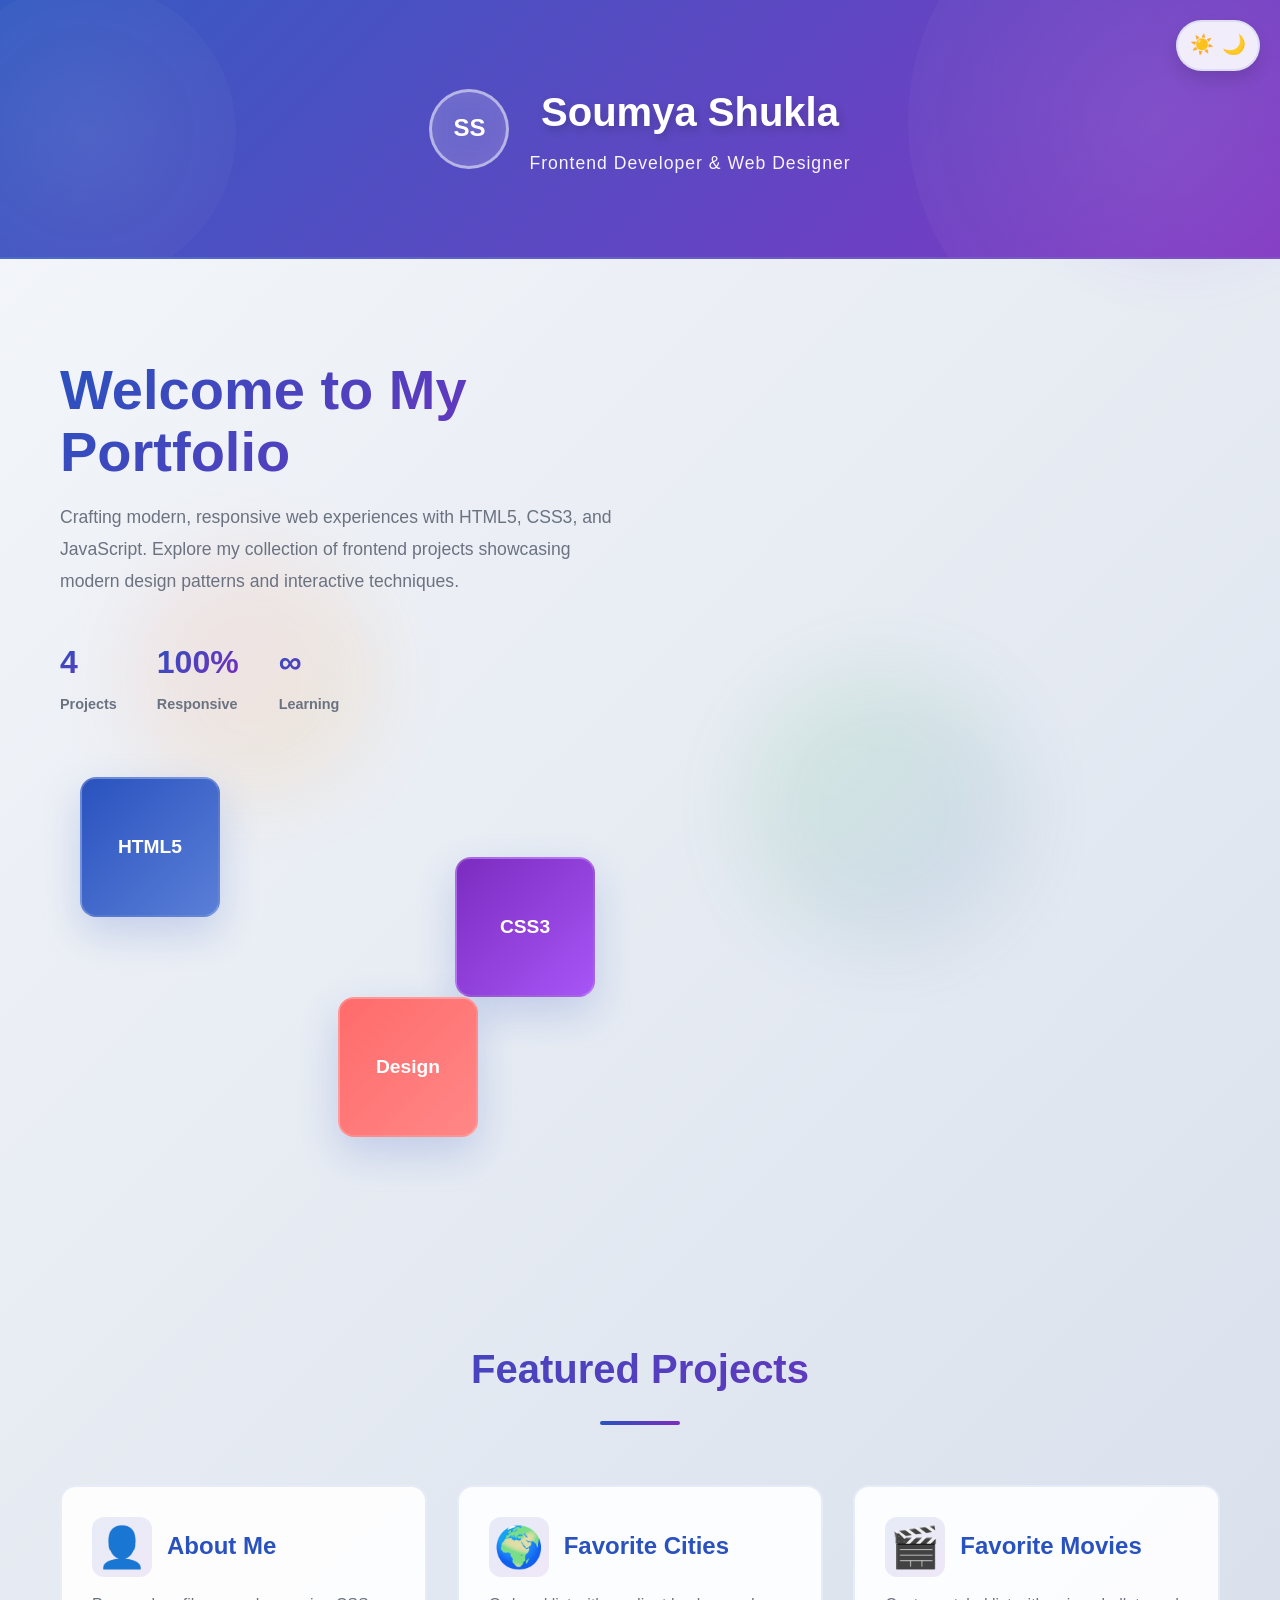
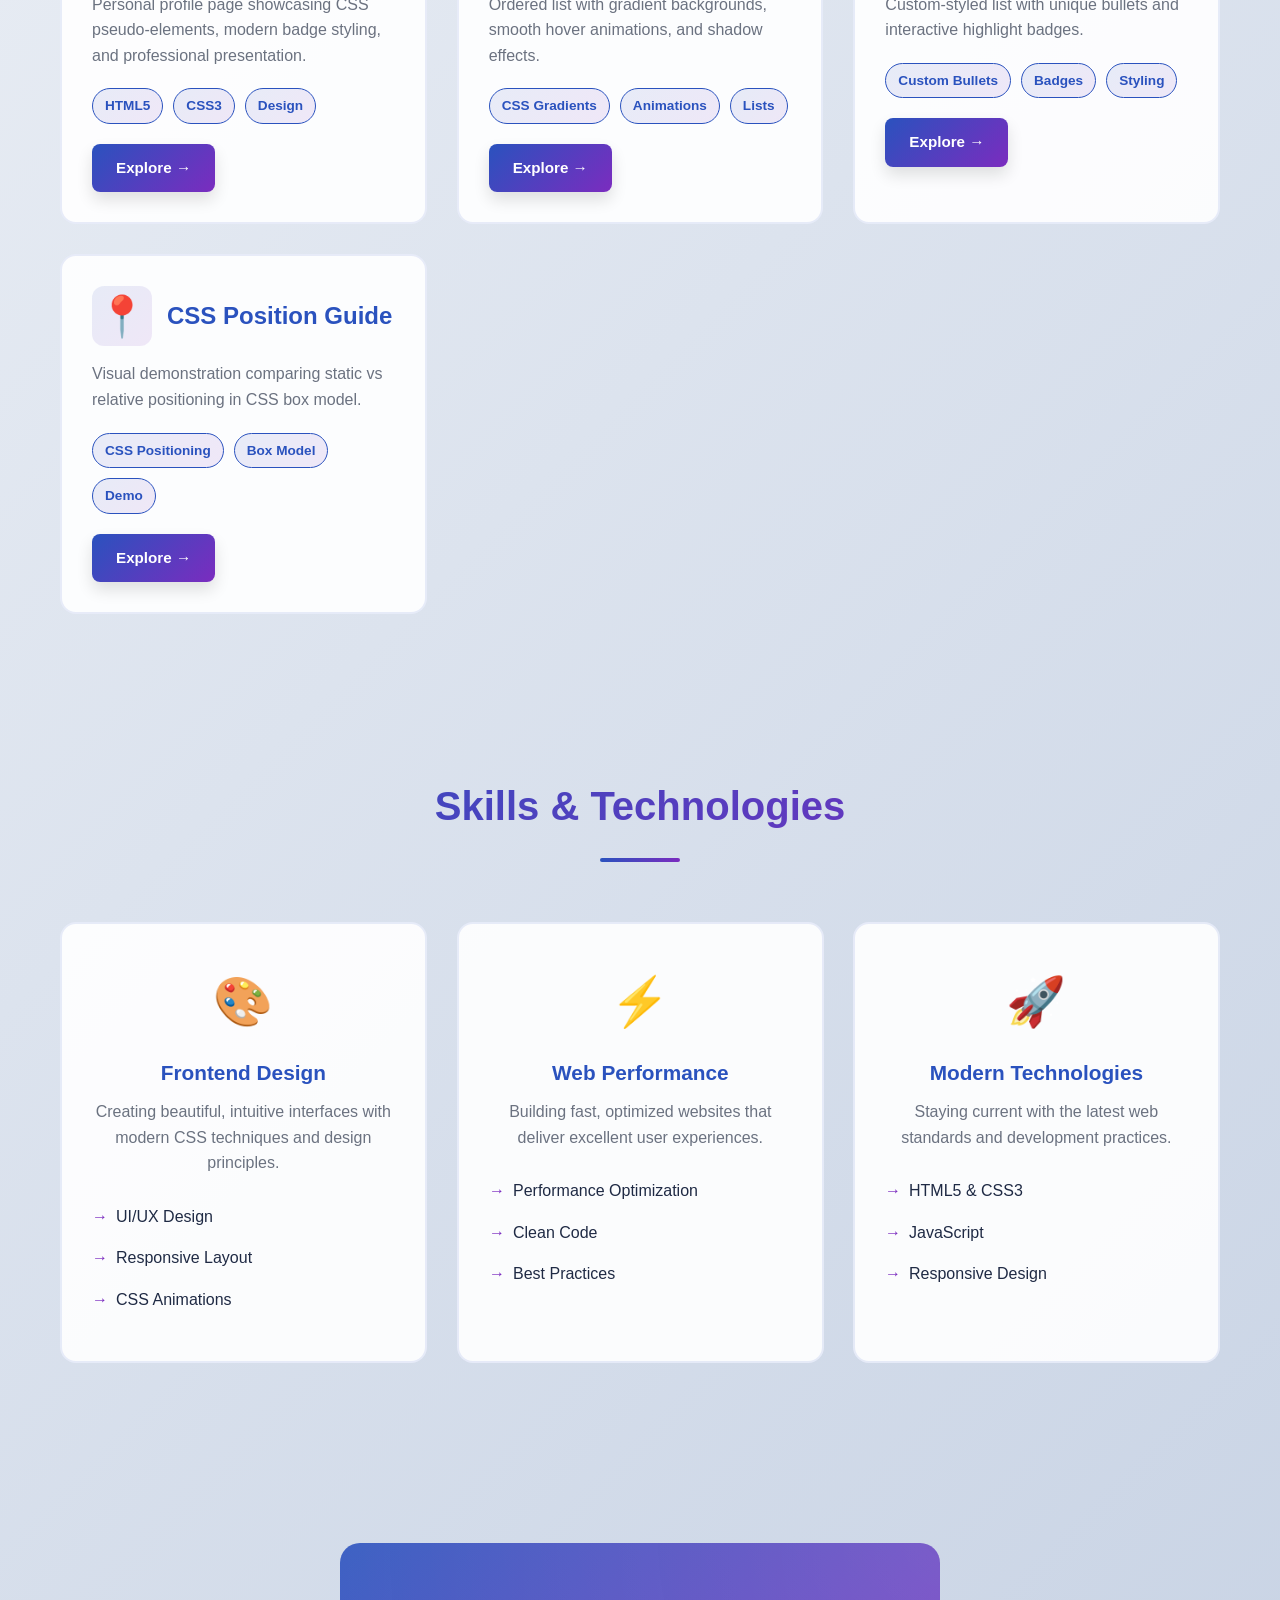
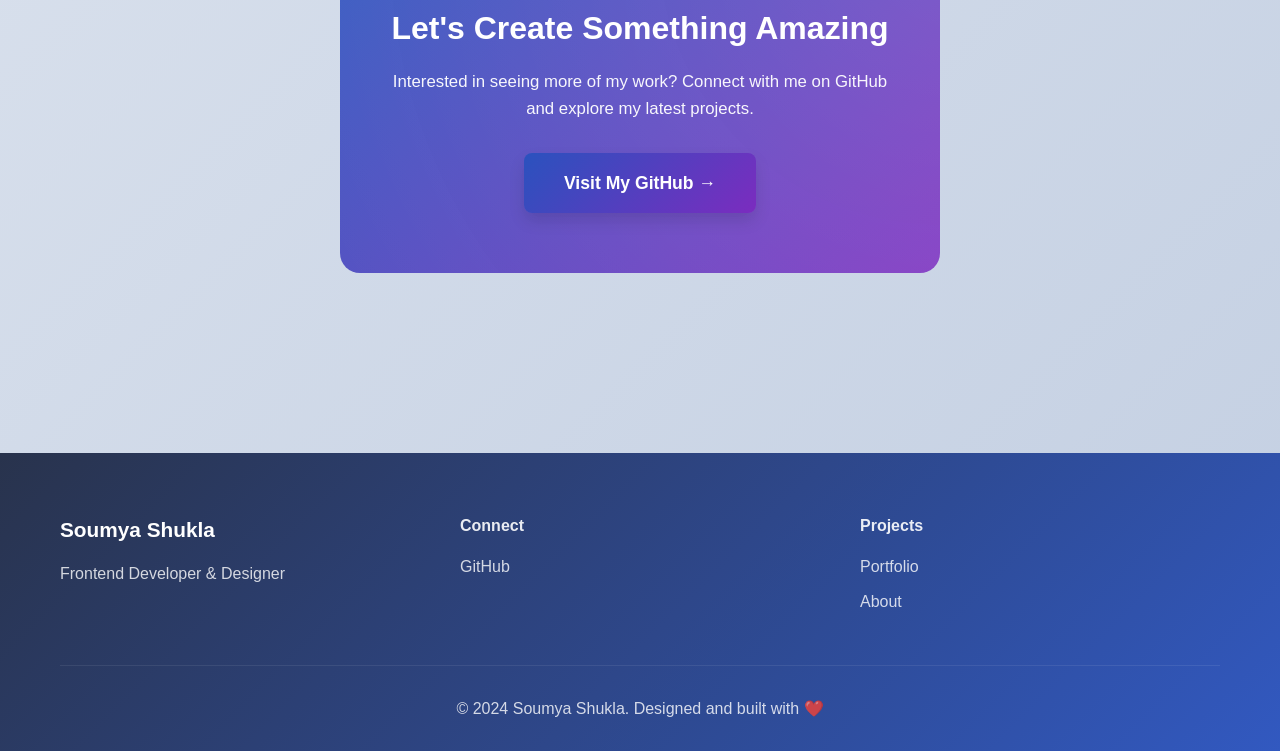
<file: index.html>
<!DOCTYPE html>
<html lang="en">
<head>
  <meta charset="UTF-8" />
  <meta name="viewport" content="width=device-width, initial-scale=1.0" />
  <meta name="description" content="Soumya Shukla - Frontend Developer Portfolio" />
  <title>Soumya Shukla | Frontend Developer</title>
  <link rel="stylesheet" href="premium.css" />
  <link rel="stylesheet" href="dark-theme.css" />
</head>
<body>
  <div class="theme-toggle" id="themeToggle">
    <input type="checkbox" id="darkModeCheckbox" class="toggle-checkbox">
    <label for="darkModeCheckbox" class="toggle-label">
      <span class="toggle-sun">☀️</span>
      <span class="toggle-moon">🌙</span>
    </label>
  </div>

  <div class="animated-background">
    <div class="gradient-orb orb-1"></div>
    <div class="gradient-orb orb-2"></div>
    <div class="gradient-orb orb-3"></div>
  </div>

  <header class="header" data-aos="fade-down">
    <div class="container">
      <div class="header-content">
        <div class="logo-section">
          <div class="logo-circle">SS</div>
          <div>
            <h1 class="logo-text">Soumya Shukla</h1>
            <p class="subtitle">Frontend Developer & Web Designer</p>
          </div>
        </div>
      </div>
    </div>
  </header>

  <main class="container">
    <section class="hero" data-aos="fade-up">
      <div class="hero-content">
        <div class="hero-text">
          <h2 class="hero-title">Welcome to My Portfolio</h2>
          <p class="hero-description">Crafting modern, responsive web experiences with HTML5, CSS3, and JavaScript. Explore my collection of frontend projects showcasing modern design patterns and interactive techniques.</p>
          <div class="hero-stats">
            <div class="stat-item">
              <span class="stat-number">4</span>
              <span class="stat-label">Projects</span>
            </div>
            <div class="stat-item">
              <span class="stat-number">100%</span>
              <span class="stat-label">Responsive</span>
            </div>
            <div class="stat-item">
              <span class="stat-number">∞</span>
              <span class="stat-label">Learning</span>
            </div>
          </div>
        </div>
        <div class="hero-visual">
          <div class="floating-card card-1" data-aos="zoom-in" data-aos-delay="200">
            <span>HTML5</span>
          </div>
          <div class="floating-card card-2" data-aos="zoom-in" data-aos-delay="400">
            <span>CSS3</span>
          </div>
          <div class="floating-card card-3" data-aos="zoom-in" data-aos-delay="600">
            <span>Design</span>
          </div>
        </div>
      </div>
    </section>

    <section class="projects-section" data-aos="fade-up" data-aos-delay="300">
      <div class="section-header">
        <h2>Featured Projects</h2>
        <div class="header-line"></div>
      </div>

      <div class="projects-grid">
        <article class="project-card" data-aos="fade-up" data-aos-delay="100">
          <div class="card-header">
            <div class="icon-box">👤</div>
            <h3>About Me</h3>
          </div>
          <p class="card-description">Personal profile page showcasing CSS pseudo-elements, modern badge styling, and professional presentation.</p>
          <div class="tech-stack">
            <span class="tech-tag">HTML5</span>
            <span class="tech-tag">CSS3</span>
            <span class="tech-tag">Design</span>
          </div>
          <a href="Htmlindex.html" class="btn btn-primary btn-modern">Explore →</a>
        </article>

        <article class="project-card" data-aos="fade-up" data-aos-delay="200">
          <div class="card-header">
            <div class="icon-box">🌍</div>
            <h3>Favorite Cities</h3>
          </div>
          <p class="card-description">Ordered list with gradient backgrounds, smooth hover animations, and shadow effects.</p>
          <div class="tech-stack">
            <span class="tech-tag">CSS Gradients</span>
            <span class="tech-tag">Animations</span>
            <span class="tech-tag">Lists</span>
          </div>
          <a href="city.html" class="btn btn-primary btn-modern">Explore →</a>
        </article>

        <article class="project-card" data-aos="fade-up" data-aos-delay="300">
          <div class="card-header">
            <div class="icon-box">🎬</div>
            <h3>Favorite Movies</h3>
          </div>
          <p class="card-description">Custom-styled list with unique bullets and interactive highlight badges.</p>
          <div class="tech-stack">
            <span class="tech-tag">Custom Bullets</span>
            <span class="tech-tag">Badges</span>
            <span class="tech-tag">Styling</span>
          </div>
          <a href="Html_1.html" class="btn btn-primary btn-modern">Explore →</a>
        </article>

        <article class="project-card" data-aos="fade-up" data-aos-delay="400">
          <div class="card-header">
            <div class="icon-box">📍</div>
            <h3>CSS Position Guide</h3>
          </div>
          <p class="card-description">Visual demonstration comparing static vs relative positioning in CSS box model.</p>
          <div class="tech-stack">
            <span class="tech-tag">CSS Positioning</span>
            <span class="tech-tag">Box Model</span>
            <span class="tech-tag">Demo</span>
          </div>
          <a href="CSSPosition.html" class="btn btn-primary btn-modern">Explore →</a>
        </article>
      </div>
    </section>

    <section class="skills-section" data-aos="fade-up" data-aos-delay="500">
      <div class="section-header">
        <h2>Skills & Technologies</h2>
        <div class="header-line"></div>
      </div>

      <div class="skills-grid">
        <div class="skill-card" data-aos="flip-left">
          <div class="skill-icon">🎨</div>
          <h3>Frontend Design</h3>
          <p>Creating beautiful, intuitive interfaces with modern CSS techniques and design principles.</p>
          <ul class="skill-list">
            <li>UI/UX Design</li>
            <li>Responsive Layout</li>
            <li>CSS Animations</li>
          </ul>
        </div>

        <div class="skill-card" data-aos="flip-left" data-aos-delay="100">
          <div class="skill-icon">⚡</div>
          <h3>Web Performance</h3>
          <p>Building fast, optimized websites that deliver excellent user experiences.</p>
          <ul class="skill-list">
            <li>Performance Optimization</li>
            <li>Clean Code</li>
            <li>Best Practices</li>
          </ul>
        </div>

        <div class="skill-card" data-aos="flip-left" data-aos-delay="200">
          <div class="skill-icon">🚀</div>
          <h3>Modern Technologies</h3>
          <p>Staying current with the latest web standards and development practices.</p>
          <ul class="skill-list">
            <li>HTML5 & CSS3</li>
            <li>JavaScript</li>
            <li>Responsive Design</li>
          </ul>
        </div>
      </div>
    </section>

    <section class="cta-section" data-aos="zoom-in">
      <div class="cta-content">
        <h2>Let's Create Something Amazing</h2>
        <p>Interested in seeing more of my work? Connect with me on GitHub and explore my latest projects.</p>
        <a href="https://github.com/soumyii788" target="_blank" rel="noopener noreferrer" class="btn btn-primary btn-lg">
          Visit My GitHub →
        </a>
      </div>
    </section>
  </main>

  <footer class="footer">
    <div class="container">
      <div class="footer-content">
        <div class="footer-section">
          <h3>Soumya Shukla</h3>
          <p>Frontend Developer & Designer</p>
        </div>
        <div class="footer-section">
          <h4>Connect</h4>
          <a href="https://github.com/soumyii788" target="_blank" rel="noopener noreferrer" class="footer-link">GitHub</a>
        </div>
        <div class="footer-section">
          <h4>Projects</h4>
          <a href="#" class="footer-link">Portfolio</a>
          <a href="#" class="footer-link">About</a>
        </div>
      </div>
      <div class="footer-bottom">
        <p>&copy; 2024 Soumya Shukla. Designed and built with ❤️</p>
      </div>
    </div>
  </footer>

  <script src="animations.js"></script>
</body>
</html>
</file>
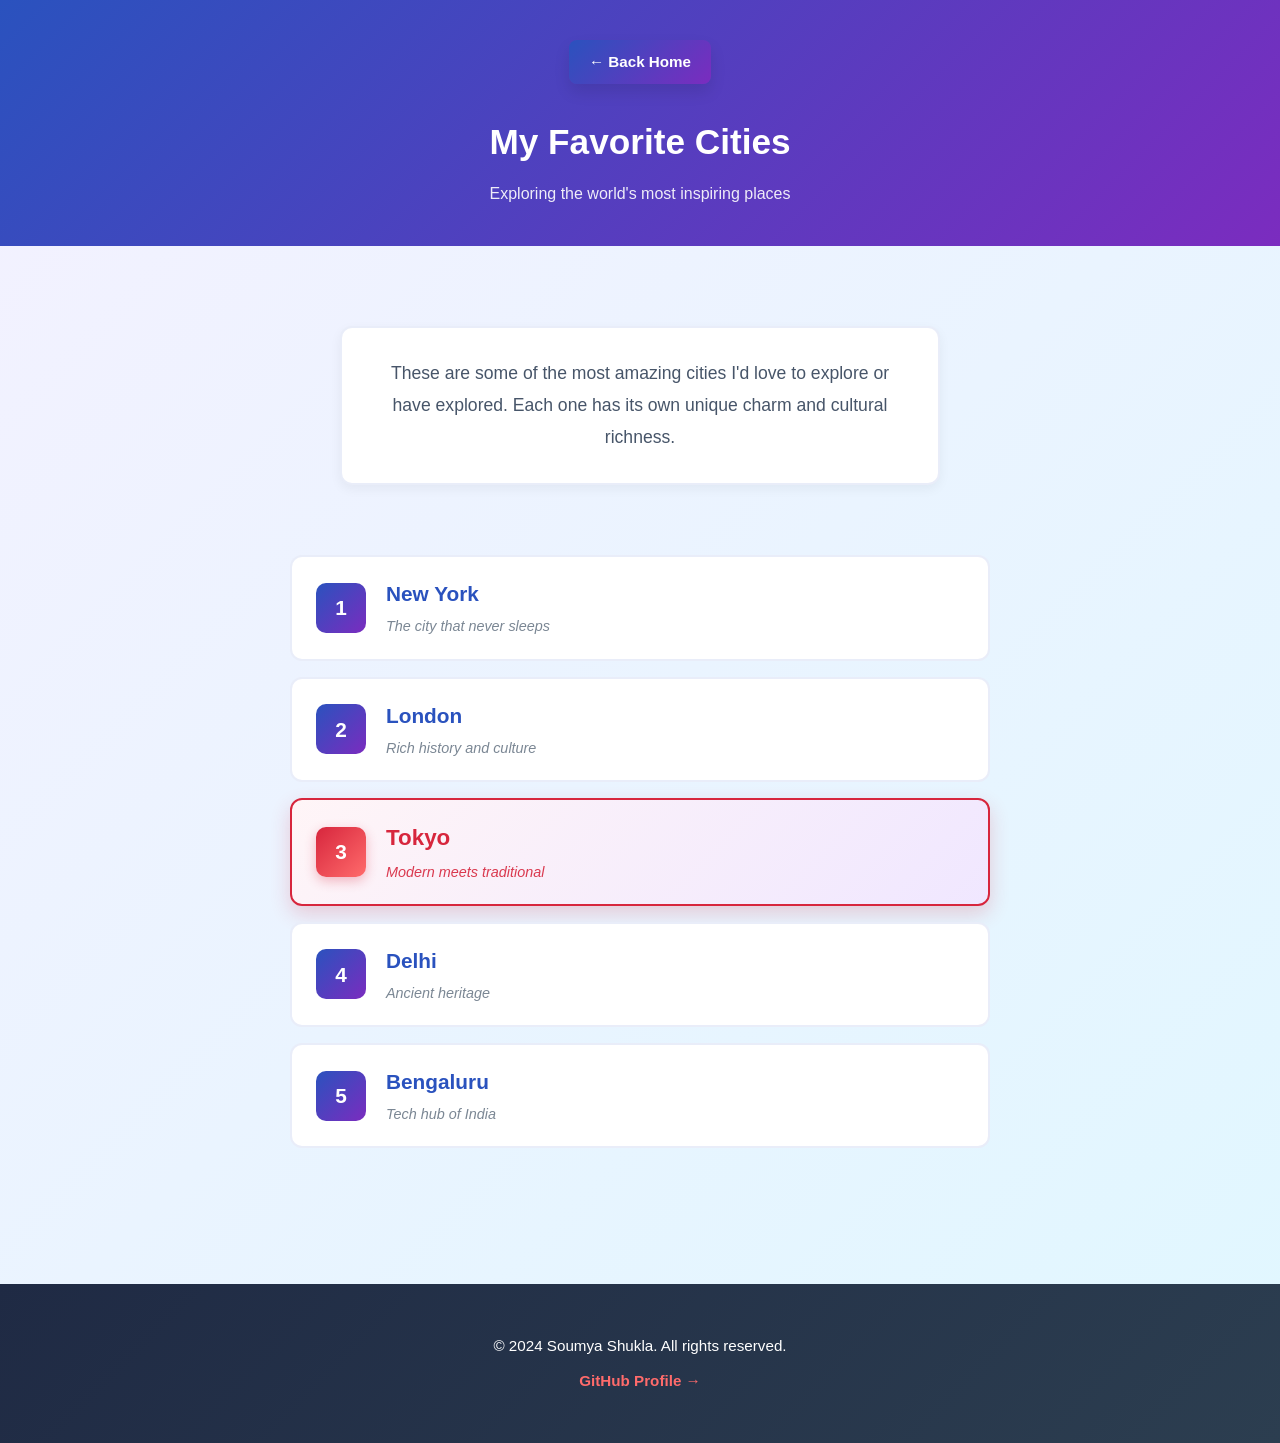
<file: city.html>
<!DOCTYPE html>
<html lang="en">
<head>
    <link rel="stylesheet" href="portfolio.css">
    <link rel="stylesheet" href="cities.css">
    <meta charset="UTF-8">
    <meta name="viewport" content="width=device-width, initial-scale=1.0">
    <meta name="description" content="My favorite cities - featuring gradient styling and hover animations">
    <title>My Favorite Cities</title>
</head>
<body>
    <header class="subpage-header">
        <div class="container">
            <a href="index.html" class="back-nav">← Back Home</a>
            <h1>My Favorite Cities</h1>
            <p>Exploring the world's most inspiring places</p>
        </div>
    </header>

    <main class="container cities-container">
        <section class="cities-intro">
            <div class="intro-text">
                <p>These are some of the most amazing cities I'd love to explore or have explored. Each one has its own unique charm and cultural richness.</p>
            </div>
        </section>

        <section class="cities-grid">
            <ol class="city-list">
                <li class="city-item">
                    <div class="city-number">1</div>
                    <div class="city-content">
                        <h3>New York</h3>
                        <p class="city-desc">The city that never sleeps</p>
                    </div>
                </li>
                <li class="city-item">
                    <div class="city-number">2</div>
                    <div class="city-content">
                        <h3>London</h3>
                        <p class="city-desc">Rich history and culture</p>
                    </div>
                </li>
                <li class="city-item favorite">
                    <div class="city-number">3</div>
                    <div class="city-content">
                        <h3>Tokyo</h3>
                        <p class="city-desc">Modern meets traditional</p>
                    </div>
                </li>
                <li class="city-item">
                    <div class="city-number">4</div>
                    <div class="city-content">
                        <h3>Delhi</h3>
                        <p class="city-desc">Ancient heritage</p>
                    </div>
                </li>
                <li class="city-item">
                    <div class="city-number">5</div>
                    <div class="city-content">
                        <h3>Bengaluru</h3>
                        <p class="city-desc">Tech hub of India</p>
                    </div>
                </li>
            </ol>
        </section>
    </main>

    <footer class="footer">
        <div class="container">
            <p>&copy; 2024 Soumya Shukla. All rights reserved.</p>
            <p><a href="https://github.com/soumyii788" target="_blank" rel="noopener noreferrer" class="footer-link">GitHub Profile →</a></p>
        </div>
    </footer>
</body>
</html>
</file>
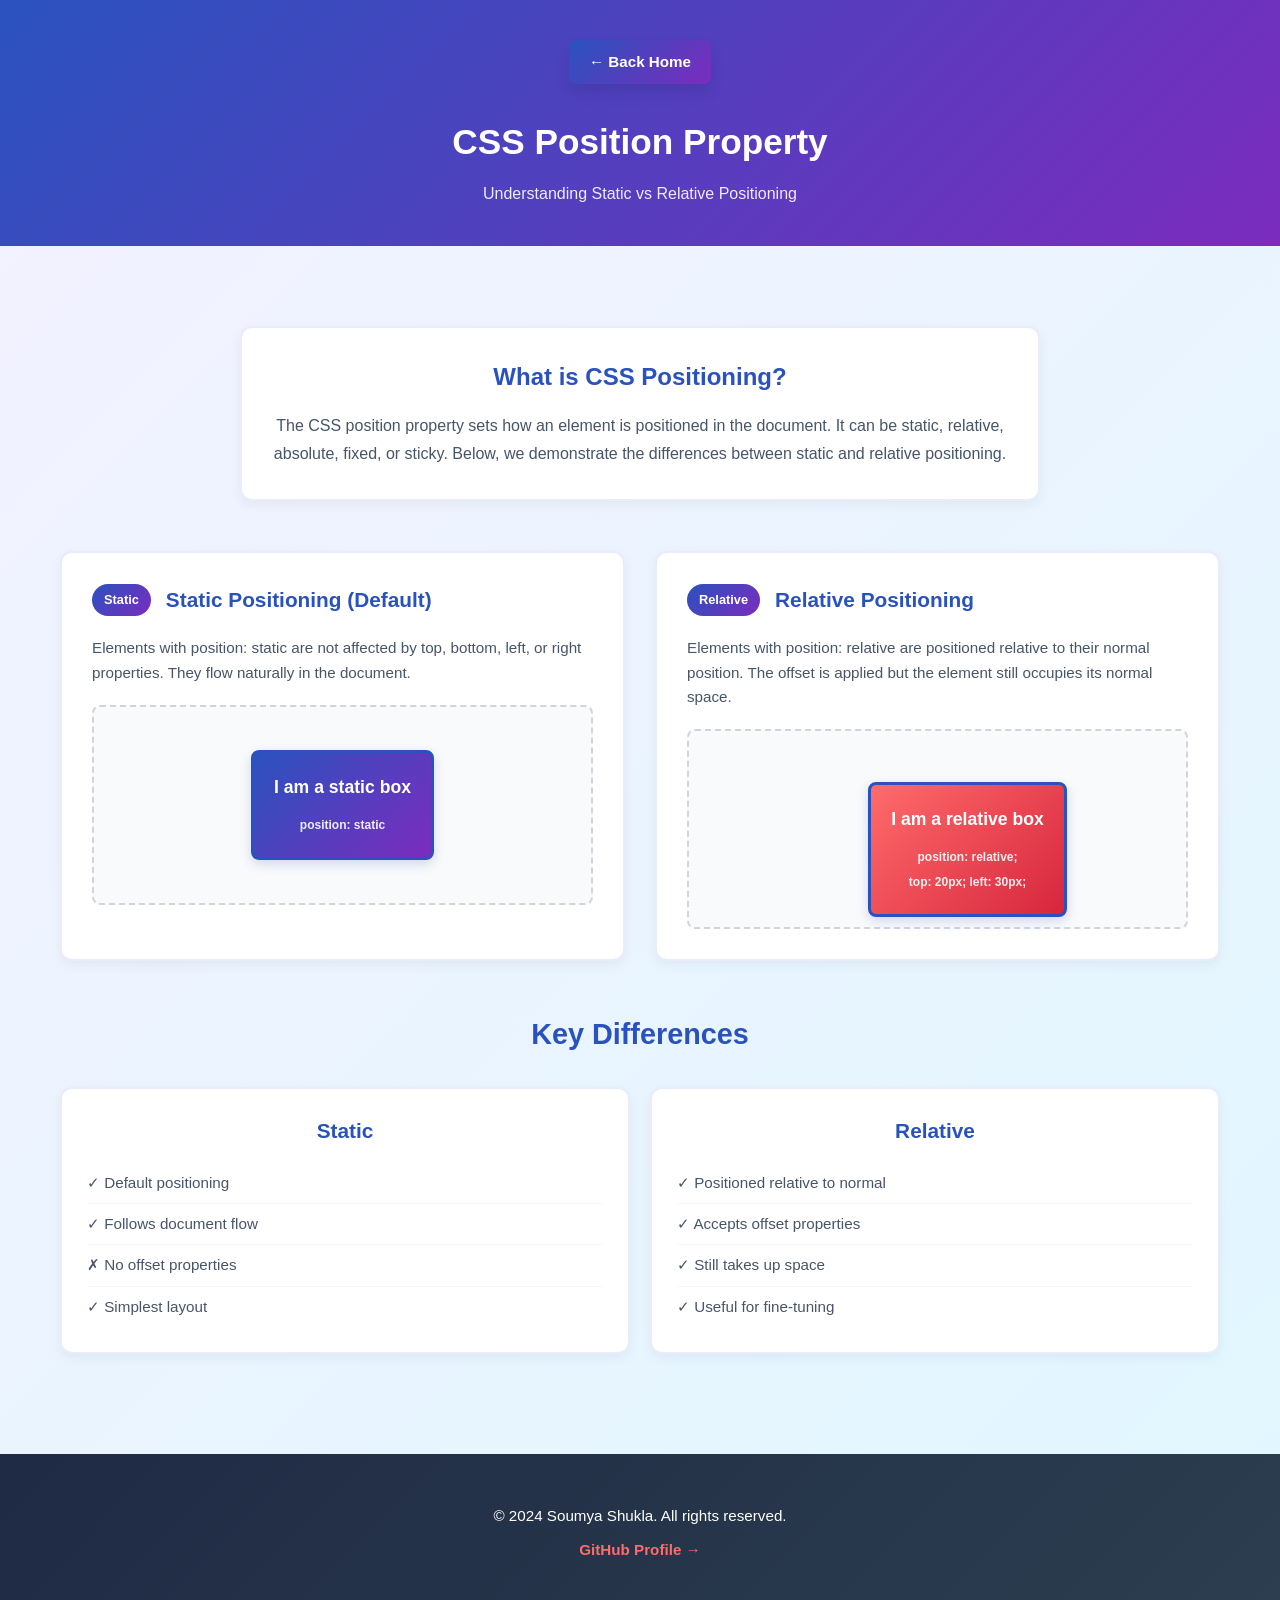
<file: CSSPosition.html>
<!DOCTYPE html>
<html lang="en">
<head>
    <meta charset="UTF-8">
    <meta name="viewport" content="width=device-width, initial-scale=1.0">
    <meta name="description" content="CSS Position Property - Static vs Relative positioning demo">
    <title>CSS Position Property</title>
    <link rel="stylesheet" href="portfolio.css">
    <link rel="stylesheet" href="position.css">
</head>
<body>
    <header class="subpage-header">
        <div class="container">
            <a href="index.html" class="back-nav">← Back Home</a>
            <h1>CSS Position Property</h1>
            <p>Understanding Static vs Relative Positioning</p>
        </div>
    </header>

    <main class="container position-container">
        <section class="position-intro">
            <div class="intro-text">
                <h2>What is CSS Positioning?</h2>
                <p>The CSS position property sets how an element is positioned in the document. It can be static, relative, absolute, fixed, or sticky. Below, we demonstrate the differences between static and relative positioning.</p>
            </div>
        </section>

        <div class="position-demo">
            <div class="demo-section">
                <div class="demo-title">
                    <span class="demo-badge">Static</span>
                    <h3>Static Positioning (Default)</h3>
                </div>
                <p class="demo-description">Elements with position: static are not affected by top, bottom, left, or right properties. They flow naturally in the document.</p>
                <div class="demo-box static-demo">
                    <div class="position-box static-box">
                        <p>I am a static box</p>
                        <span class="position-label">position: static</span>
                    </div>
                </div>
            </div>

            <div class="demo-section">
                <div class="demo-title">
                    <span class="demo-badge">Relative</span>
                    <h3>Relative Positioning</h3>
                </div>
                <p class="demo-description">Elements with position: relative are positioned relative to their normal position. The offset is applied but the element still occupies its normal space.</p>
                <div class="demo-box relative-demo">
                    <div class="position-box relative-box">
                        <p>I am a relative box</p>
                        <span class="position-label">position: relative;<br>top: 20px; left: 30px;</span>
                    </div>
                </div>
            </div>
        </div>

        <section class="position-comparison">
            <h2>Key Differences</h2>
            <div class="comparison-grid">
                <div class="comparison-card">
                    <h4>Static</h4>
                    <ul>
                        <li>✓ Default positioning</li>
                        <li>✓ Follows document flow</li>
                        <li>✗ No offset properties</li>
                        <li>✓ Simplest layout</li>
                    </ul>
                </div>
                <div class="comparison-card">
                    <h4>Relative</h4>
                    <ul>
                        <li>✓ Positioned relative to normal</li>
                        <li>✓ Accepts offset properties</li>
                        <li>✓ Still takes up space</li>
                        <li>✓ Useful for fine-tuning</li>
                    </ul>
                </div>
            </div>
        </section>
    </main>

    <footer class="footer">
        <div class="container">
            <p>&copy; 2024 Soumya Shukla. All rights reserved.</p>
            <p><a href="https://github.com/soumyii788" target="_blank" rel="noopener noreferrer" class="footer-link">GitHub Profile →</a></p>
        </div>
    </footer>
</body>
</html>
</file>
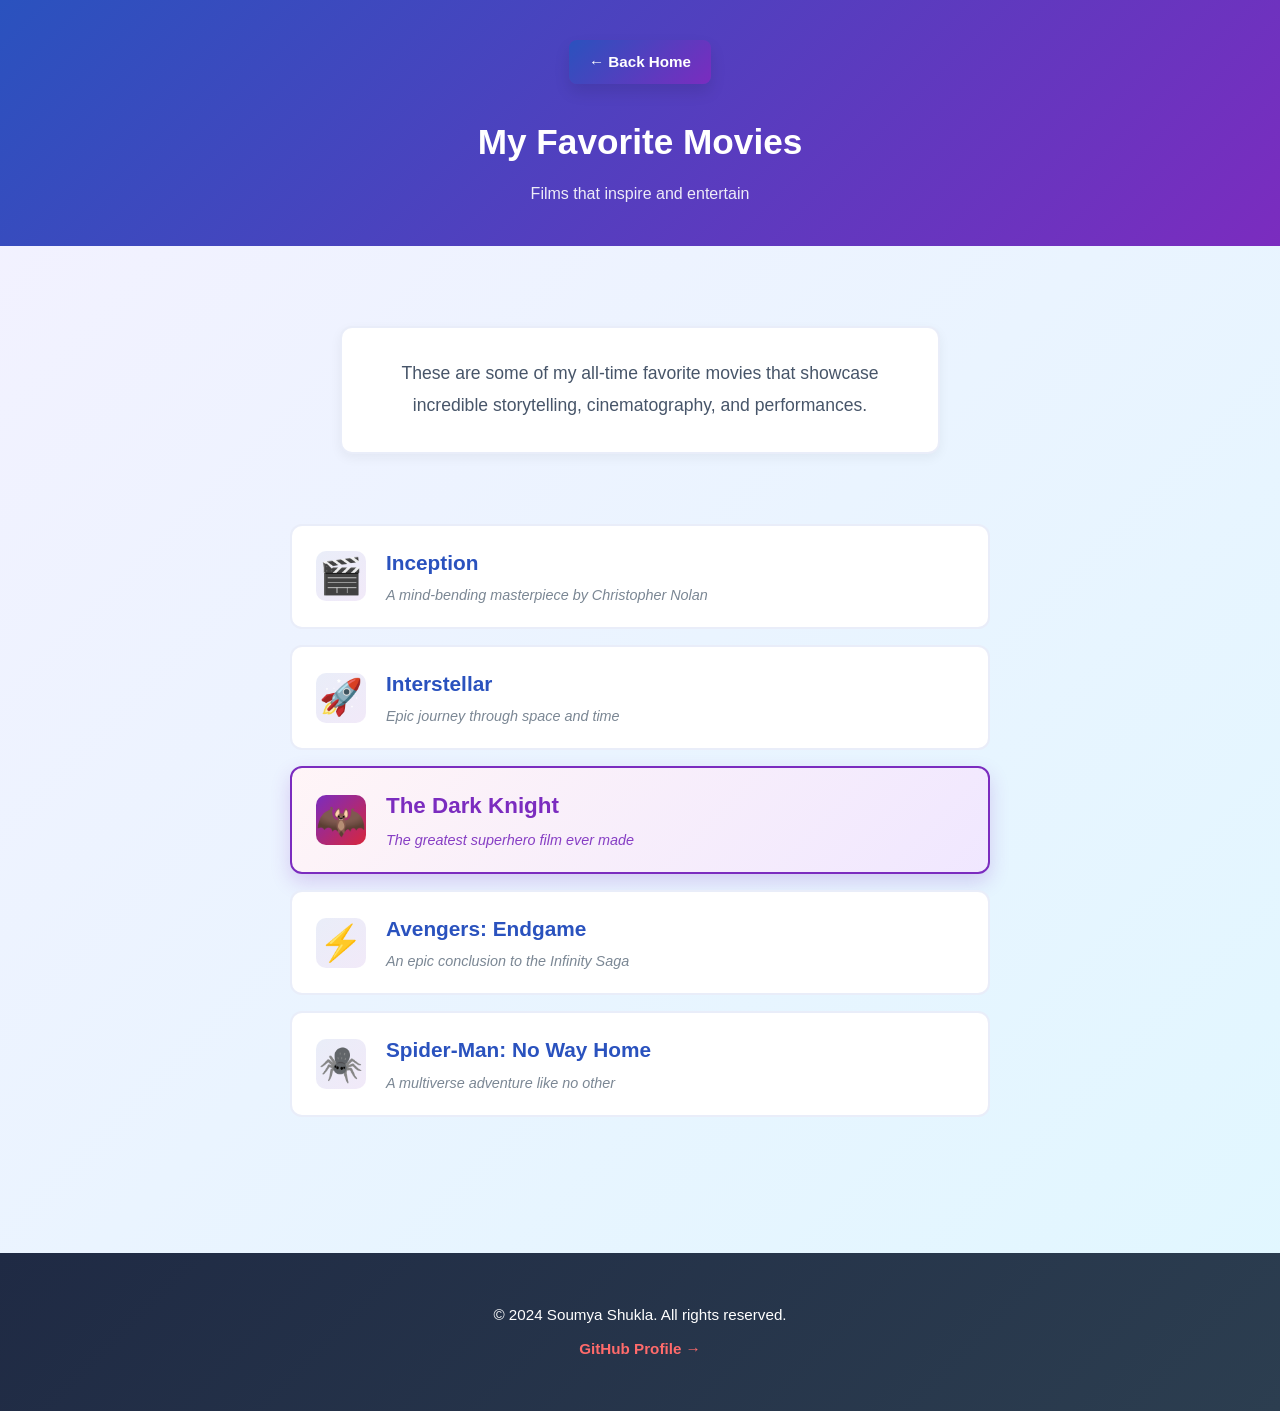
<file: Html_1.html>
<!DOCTYPE html>
<html lang="en">
<head>
    <meta charset="UTF-8">
    <meta name="viewport" content="width=device-width, initial-scale=1.0">
    <meta name="description" content="My favorite movies - featuring gradient styling and custom bullets">
    <title>My Favorite Movies</title>
    <link rel="stylesheet" href="portfolio.css">
    <link rel="stylesheet" href="movies.css">
</head>
<body>
    <header class="subpage-header">
        <div class="container">
            <a href="index.html" class="back-nav">← Back Home</a>
            <h1>My Favorite Movies</h1>
            <p>Films that inspire and entertain</p>
        </div>
    </header>

    <main class="container movies-container">
        <section class="movies-intro">
            <div class="intro-text">
                <p>These are some of my all-time favorite movies that showcase incredible storytelling, cinematography, and performances.</p>
            </div>
        </section>

        <section class="movies-grid">
            <ul class="movies-list">
                <li class="movie-item">
                    <span class="movie-icon">🎬</span>
                    <div class="movie-content">
                        <h3>Inception</h3>
                        <p class="movie-desc">A mind-bending masterpiece by Christopher Nolan</p>
                    </div>
                </li>
                <li class="movie-item">
                    <span class="movie-icon">🚀</span>
                    <div class="movie-content">
                        <h3>Interstellar</h3>
                        <p class="movie-desc">Epic journey through space and time</p>
                    </div>
                </li>
                <li class="movie-item favorite">
                    <span class="movie-icon">🦇</span>
                    <div class="movie-content">
                        <h3>The Dark Knight</h3>
                        <p class="movie-desc">The greatest superhero film ever made</p>
                    </div>
                </li>
                <li class="movie-item">
                    <span class="movie-icon">⚡</span>
                    <div class="movie-content">
                        <h3>Avengers: Endgame</h3>
                        <p class="movie-desc">An epic conclusion to the Infinity Saga</p>
                    </div>
                </li>
                <li class="movie-item">
                    <span class="movie-icon">🕷️</span>
                    <div class="movie-content">
                        <h3>Spider-Man: No Way Home</h3>
                        <p class="movie-desc">A multiverse adventure like no other</p>
                    </div>
                </li>
            </ul>
        </section>
    </main>

    <footer class="footer">
        <div class="container">
            <p>&copy; 2024 Soumya Shukla. All rights reserved.</p>
            <p><a href="https://github.com/soumyii788" target="_blank" rel="noopener noreferrer" class="footer-link">GitHub Profile →</a></p>
        </div>
    </footer>
</body>
</html>
</file>
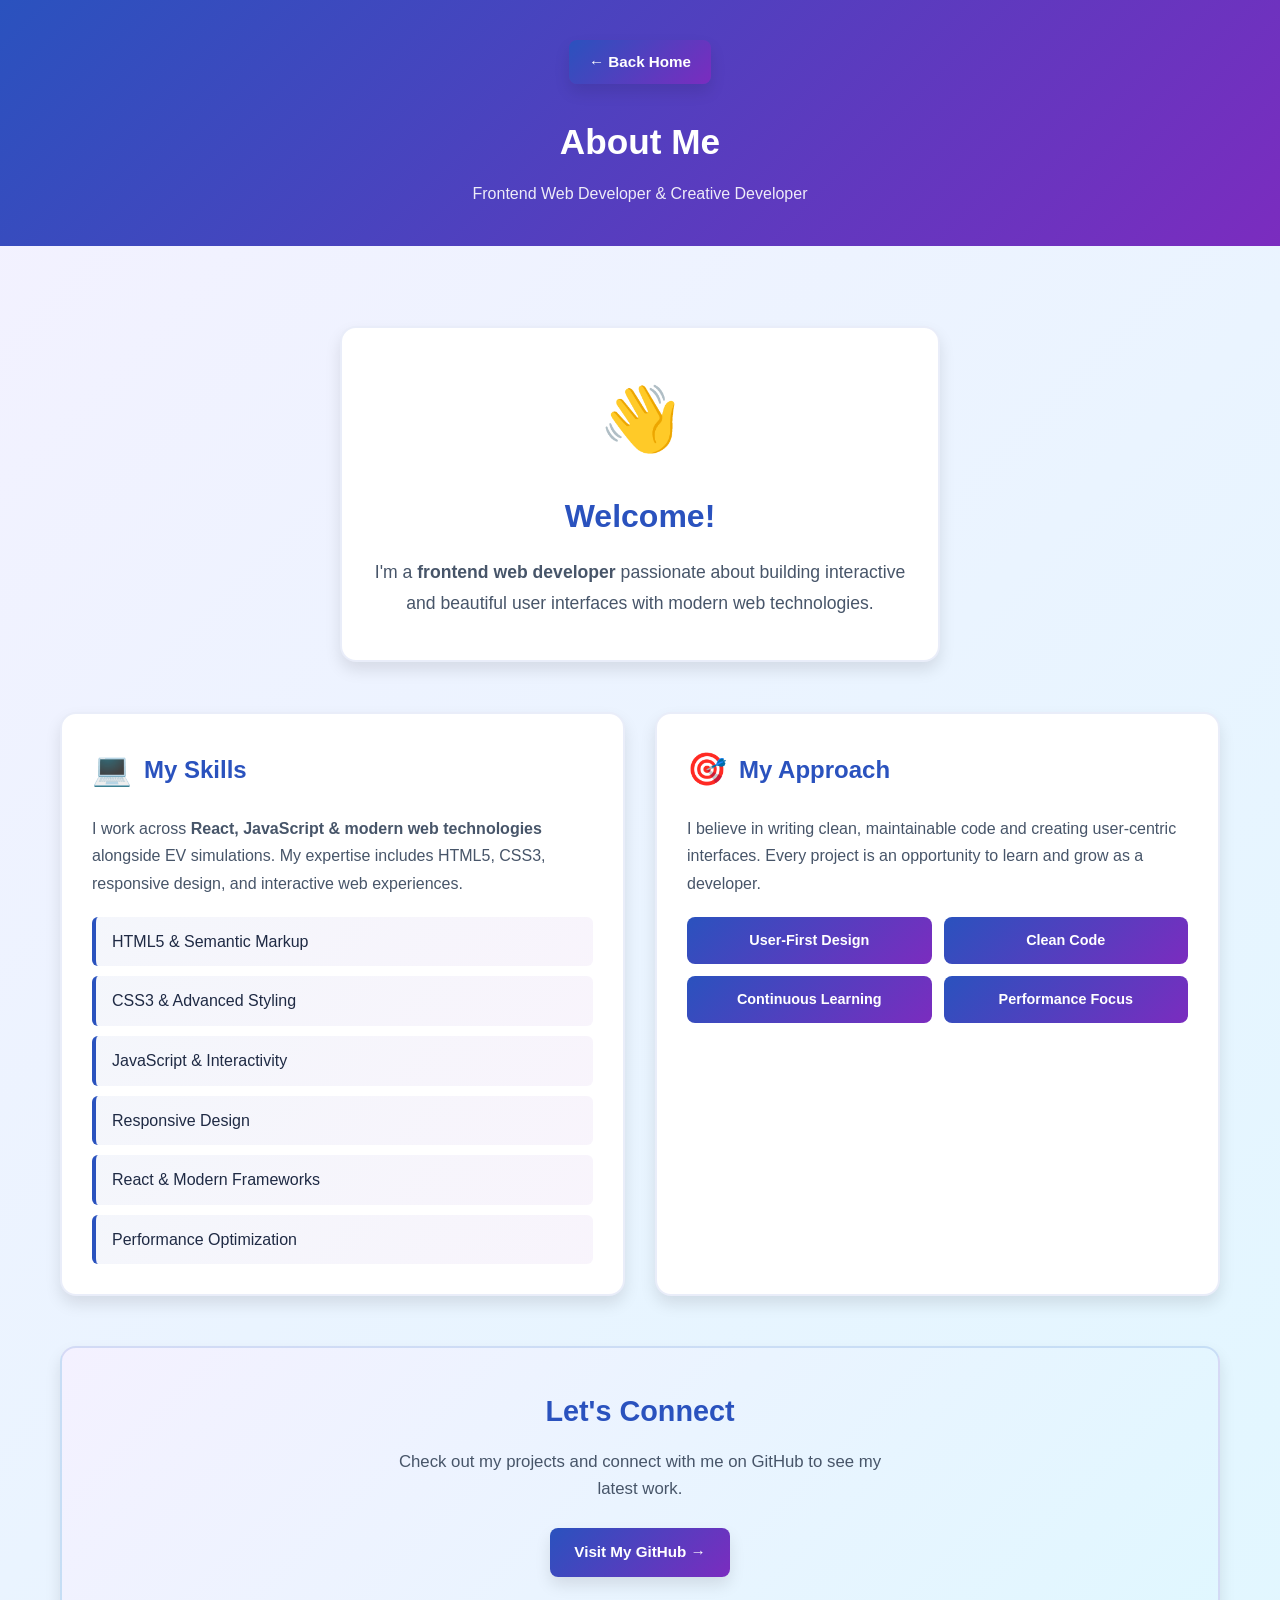
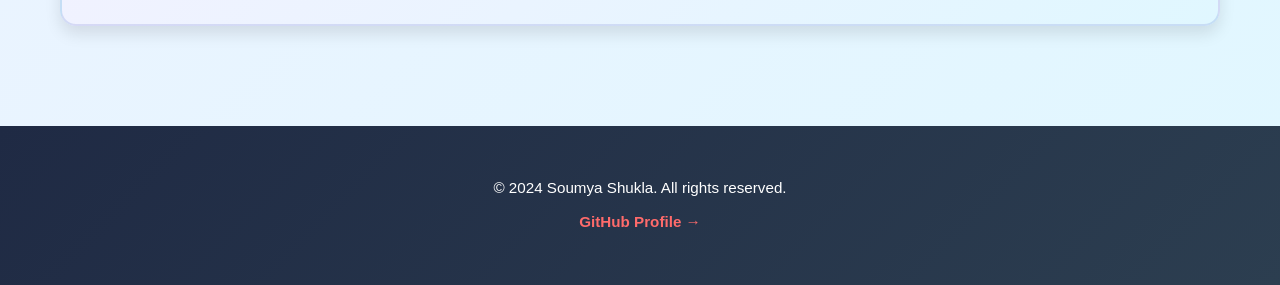
<file: Htmlindex.html>
<!DOCTYPE html>
<html lang="en">
<head>
    <meta charset="UTF-8">
    <meta name="viewport" content="width=device-width, initial-scale=1.0">
    <meta name="description" content="Soumya Shukla - Frontend Web Developer">
    <title>About Soumya Shukla</title>
    <link rel="stylesheet" href="portfolio.css">
    <link rel="stylesheet" href="about.css">
</head>
<body>
    <header class="subpage-header">
        <div class="container">
            <a href="index.html" class="back-nav">← Back Home</a>
            <h1>About Me</h1>
            <p>Frontend Web Developer & Creative Developer</p>
        </div>
    </header>

    <main class="container about-container">
        <section class="about-intro">
            <div class="intro-card">
                <div class="intro-emoji">👋</div>
                <h2>Welcome!</h2>
                <p class="intro-text">
                    I'm a <strong>frontend web developer</strong> passionate about building interactive and beautiful user interfaces with modern web technologies.
                </p>
            </div>
        </section>

        <section class="about-content">
            <div class="about-card">
                <div class="card-header">
                    <span class="header-icon">💻</span>
                    <h3>My Skills</h3>
                </div>
                <p class="card-text">
                    I work across <strong>React, JavaScript & modern web technologies</strong> alongside EV simulations. My expertise includes HTML5, CSS3, responsive design, and interactive web experiences.
                </p>
                <ul class="skills-list">
                    <li>HTML5 & Semantic Markup</li>
                    <li>CSS3 & Advanced Styling</li>
                    <li>JavaScript & Interactivity</li>
                    <li>Responsive Design</li>
                    <li>React & Modern Frameworks</li>
                    <li>Performance Optimization</li>
                </ul>
            </div>

            <div class="about-card">
                <div class="card-header">
                    <span class="header-icon">🎯</span>
                    <h3>My Approach</h3>
                </div>
                <p class="card-text">
                    I believe in writing clean, maintainable code and creating user-centric interfaces. Every project is an opportunity to learn and grow as a developer.
                </p>
                <div class="approach-list">
                    <div class="approach-item">User-First Design</div>
                    <div class="approach-item">Clean Code</div>
                    <div class="approach-item">Continuous Learning</div>
                    <div class="approach-item">Performance Focus</div>
                </div>
            </div>
        </section>

        <section class="cta-section">
            <div class="cta-card">
                <h2>Let's Connect</h2>
                <p>Check out my projects and connect with me on GitHub to see my latest work.</p>
                <a href="https://github.com/soumyii788" target="_blank" rel="noopener noreferrer" class="btn btn-primary">
                    Visit My GitHub →
                </a>
            </div>
        </section>
    </main>

    <footer class="footer">
        <div class="container">
            <p>&copy; 2024 Soumya Shukla. All rights reserved.</p>
            <p><a href="https://github.com/soumyii788" target="_blank" rel="noopener noreferrer" class="footer-link">GitHub Profile →</a></p>
        </div>
    </footer>
</body>
</html>
</file>
<file: premium.css>
:root {
  --primary: #2a52be;
  --secondary: #7b2cbf;
  --accent: #ff6b6b;
  --success: #1cc728;
  --warning: #ffa500;
  --bg-light: #ffffff;
  --bg-lighter: #f8f9fa;
  --text-dark: #1f2a44;
  --text-light: #6b7280;
  --border-color: rgba(42, 82, 190, 0.1);
  --shadow-sm: 0 2px 8px rgba(0, 0, 0, 0.08);
  --shadow-md: 0 8px 16px rgba(0, 0, 0, 0.12);
  --shadow-lg: 0 16px 32px rgba(42, 82, 190, 0.15);
  --shadow-xl: 0 20px 40px rgba(42, 82, 190, 0.2);
  --transition: all 0.3s cubic-bezier(0.4, 0, 0.2, 1);
  --transition-smooth: all 0.6s cubic-bezier(0.4, 0, 0.2, 1);
}

* {
  margin: 0;
  padding: 0;
  box-sizing: border-box;
}

html {
  scroll-behavior: smooth;
}

body {
  font-family: -apple-system, BlinkMacSystemFont, 'Segoe UI', 'Roboto', 'Oxygen', 'Ubuntu', 'Cantarell', sans-serif;
  background: linear-gradient(135deg, #f5f7fa 0%, #c3cfe2 100%);
  color: var(--text-dark);
  line-height: 1.6;
  min-height: 100vh;
  position: relative;
  overflow-x: hidden;
}

.container {
  max-width: 1200px;
  margin: 0 auto;
  padding: 0 20px;
}

/* Animated Background */
.animated-background {
  position: fixed;
  top: 0;
  left: 0;
  width: 100%;
  height: 100%;
  z-index: -2;
  pointer-events: none;
}

.gradient-orb {
  position: absolute;
  border-radius: 50%;
  opacity: 0.1;
  filter: blur(40px);
}

.orb-1 {
  width: 300px;
  height: 300px;
  background: linear-gradient(135deg, #2a52be, #7b2cbf);
  top: -50px;
  right: -50px;
  animation: float 8s ease-in-out infinite;
}

.orb-2 {
  width: 250px;
  height: 250px;
  background: linear-gradient(135deg, #ff6b6b, #ffa500);
  bottom: 100px;
  left: 10%;
  animation: float 10s ease-in-out infinite 1s;
}

.orb-3 {
  width: 280px;
  height: 280px;
  background: linear-gradient(135deg, #1cc728, #2a52be);
  bottom: -50px;
  right: 20%;
  animation: float 12s ease-in-out infinite 2s;
}

@keyframes float {
  0%, 100% {
    transform: translateY(0px) translateX(0px);
  }
  50% {
    transform: translateY(-40px) translateX(20px);
  }
}

/* Theme Toggle */
.theme-toggle {
  position: fixed;
  top: 20px;
  right: 20px;
  z-index: 1000;
}

.toggle-checkbox {
  display: none;
}

.toggle-label {
  display: flex;
  align-items: center;
  gap: 8px;
  background: rgba(255, 255, 255, 0.9);
  border: 2px solid var(--border-color);
  border-radius: 50px;
  padding: 8px 12px;
  cursor: pointer;
  transition: var(--transition);
  backdrop-filter: blur(10px);
  box-shadow: var(--shadow-md);
}

.toggle-label:hover {
  transform: scale(1.05);
  box-shadow: var(--shadow-lg);
}

.toggle-sun,
.toggle-moon {
  font-size: 1.2rem;
  transition: var(--transition);
}

#darkModeCheckbox:checked ~ .toggle-label .toggle-sun {
  opacity: 0.3;
}

#darkModeCheckbox:checked ~ .toggle-label .toggle-moon {
  opacity: 1;
}

/* Header */
.header {
  background: linear-gradient(135deg, rgba(42, 82, 190, 0.95), rgba(123, 44, 191, 0.95));
  color: white;
  padding: 80px 20px;
  text-align: center;
  position: relative;
  overflow: hidden;
  border-bottom: 2px solid rgba(255, 255, 255, 0.1);
}

.header::before {
  content: '';
  position: absolute;
  top: -50%;
  right: -10%;
  width: 500px;
  height: 500px;
  background: radial-gradient(circle, rgba(255, 255, 255, 0.1), transparent);
  border-radius: 50%;
  animation: float 8s ease-in-out infinite;
}

.header::after {
  content: '';
  position: absolute;
  bottom: -10%;
  left: -5%;
  width: 300px;
  height: 300px;
  background: radial-gradient(circle, rgba(255, 255, 255, 0.08), transparent);
  border-radius: 50%;
  animation: float 10s ease-in-out infinite 1s;
}

.header-content {
  position: relative;
  z-index: 1;
}

.logo-section {
  display: flex;
  align-items: center;
  gap: 20px;
  justify-content: center;
  flex-wrap: wrap;
}

.logo-circle {
  width: 80px;
  height: 80px;
  background: rgba(255, 255, 255, 0.2);
  border: 3px solid rgba(255, 255, 255, 0.5);
  border-radius: 50%;
  display: flex;
  align-items: center;
  justify-content: center;
  font-weight: 700;
  font-size: 1.5rem;
  backdrop-filter: blur(10px);
  animation: pulse-scale 2s ease-in-out infinite;
}

@keyframes pulse-scale {
  0%, 100% {
    transform: scale(1);
  }
  50% {
    transform: scale(1.05);
  }
}

.logo-text {
  font-size: 2.5rem;
  font-weight: 800;
  margin-bottom: 5px;
  text-shadow: 2px 4px 8px rgba(0, 0, 0, 0.2);
}

.subtitle {
  font-size: 1.1rem;
  opacity: 0.95;
  font-weight: 300;
  letter-spacing: 1px;
}

/* Hero Section */
.hero {
  padding: 100px 0;
  display: grid;
  grid-template-columns: 1fr 1fr;
  gap: 50px;
  align-items: center;
}

.hero-text {
  z-index: 1;
}

.hero-title {
  font-size: clamp(2rem, 5vw, 3.5rem);
  font-weight: 800;
  background: linear-gradient(135deg, #2a52be, #7b2cbf);
  -webkit-background-clip: text;
  -webkit-text-fill-color: transparent;
  background-clip: text;
  margin-bottom: 20px;
  line-height: 1.1;
}

.hero-description {
  font-size: 1.1rem;
  color: var(--text-light);
  margin-bottom: 40px;
  line-height: 1.8;
}

.hero-stats {
  display: flex;
  gap: 40px;
  margin-bottom: 40px;
}

.stat-item {
  display: flex;
  flex-direction: column;
  gap: 5px;
}

.stat-number {
  font-size: 2rem;
  font-weight: 700;
  background: linear-gradient(135deg, #2a52be, #7b2cbf);
  -webkit-background-clip: text;
  -webkit-text-fill-color: transparent;
  background-clip: text;
}

.stat-label {
  font-size: 0.9rem;
  color: var(--text-light);
  font-weight: 600;
}

.hero-visual {
  position: relative;
  height: 400px;
  display: flex;
  align-items: center;
  justify-content: center;
}

.floating-card {
  position: absolute;
  width: 140px;
  height: 140px;
  background: linear-gradient(135deg, rgba(42, 82, 190, 0.9), rgba(123, 44, 191, 0.9));
  border-radius: 16px;
  display: flex;
  align-items: center;
  justify-content: center;
  color: white;
  font-weight: 700;
  font-size: 1.2rem;
  box-shadow: 0 16px 40px rgba(42, 82, 190, 0.2);
  backdrop-filter: blur(10px);
  border: 2px solid rgba(255, 255, 255, 0.2);
  animation: float 4s ease-in-out infinite;
}

.card-1 {
  top: 20px;
  left: 20px;
  background: linear-gradient(135deg, #2a52be, #5a7fd8);
  animation-delay: 0s;
}

.card-2 {
  top: 100px;
  right: 20px;
  background: linear-gradient(135deg, #7b2cbf, #a855f7);
  animation-delay: 0.5s;
}

.card-3 {
  bottom: 20px;
  left: 50%;
  transform: translateX(-50%);
  background: linear-gradient(135deg, #ff6b6b, #ff8787);
  animation-delay: 1s;
}

/* Section Header */
.section-header {
  text-align: center;
  margin-bottom: 60px;
  position: relative;
}

.section-header h2 {
  font-size: 2.5rem;
  font-weight: 800;
  background: linear-gradient(135deg, #2a52be, #7b2cbf);
  -webkit-background-clip: text;
  -webkit-text-fill-color: transparent;
  background-clip: text;
  margin-bottom: 20px;
}

.header-line {
  width: 80px;
  height: 4px;
  background: linear-gradient(90deg, #2a52be, #7b2cbf);
  margin: 0 auto;
  border-radius: 2px;
  animation: expand 0.8s ease-out;
}

@keyframes expand {
  from {
    width: 0;
  }
  to {
    width: 80px;
  }
}

/* Projects Section */
.projects-section {
  padding: 80px 0;
}

.projects-grid {
  display: grid;
  grid-template-columns: repeat(auto-fit, minmax(300px, 1fr));
  gap: 30px;
}

.project-card {
  background: rgba(255, 255, 255, 0.9);
  border: 2px solid var(--border-color);
  border-radius: 16px;
  padding: 30px;
  transition: var(--transition-smooth);
  position: relative;
  overflow: hidden;
  backdrop-filter: blur(10px);
}

.project-card::before {
  content: '';
  position: absolute;
  top: 0;
  left: -100%;
  width: 100%;
  height: 4px;
  background: linear-gradient(90deg, #2a52be, #7b2cbf, #ff6b6b);
  transition: var(--transition);
}

.project-card::after {
  content: '';
  position: absolute;
  inset: 0;
  background: linear-gradient(135deg, rgba(42, 82, 190, 0.05), rgba(123, 44, 191, 0.05));
  opacity: 0;
  transition: var(--transition);
  pointer-events: none;
}

.project-card:hover {
  transform: translateY(-12px);
  border-color: #7b2cbf;
  box-shadow: var(--shadow-xl);
}

.project-card:hover::before {
  left: 0;
}

.project-card:hover::after {
  opacity: 1;
}

.card-header {
  display: flex;
  align-items: center;
  gap: 15px;
  margin-bottom: 15px;
}

.icon-box {
  font-size: 2.5rem;
  width: 60px;
  height: 60px;
  background: linear-gradient(135deg, rgba(42, 82, 190, 0.1), rgba(123, 44, 191, 0.1));
  border-radius: 12px;
  display: flex;
  align-items: center;
  justify-content: center;
  transition: var(--transition);
}

.project-card:hover .icon-box {
  transform: scale(1.1) rotate(5deg);
  background: linear-gradient(135deg, rgba(42, 82, 190, 0.2), rgba(123, 44, 191, 0.2));
}

.card-header h3 {
  font-size: 1.5rem;
  color: var(--primary);
  margin: 0;
}

.card-description {
  color: var(--text-light);
  margin-bottom: 20px;
  line-height: 1.6;
}

.tech-stack {
  display: flex;
  flex-wrap: wrap;
  gap: 10px;
  margin-bottom: 20px;
}

.tech-tag {
  display: inline-block;
  background: linear-gradient(135deg, rgba(42, 82, 190, 0.1), rgba(123, 44, 191, 0.1));
  color: var(--primary);
  padding: 6px 12px;
  border-radius: 20px;
  font-size: 0.85rem;
  font-weight: 600;
  border: 1px solid var(--primary);
  transition: var(--transition);
}

.project-card:hover .tech-tag {
  background: linear-gradient(135deg, var(--primary), var(--secondary));
  color: white;
  border-color: var(--secondary);
}

/* Buttons */
.btn {
  display: inline-flex;
  align-items: center;
  padding: 12px 24px;
  border: none;
  border-radius: 8px;
  font-size: 0.95rem;
  font-weight: 600;
  text-decoration: none;
  cursor: pointer;
  transition: var(--transition);
  position: relative;
  overflow: hidden;
}

.btn::before {
  content: '';
  position: absolute;
  inset: 0;
  background: rgba(255, 255, 255, 0.2);
  clip-path: circle(0% at 50% 50%);
  transition: clip-path 0.6s ease;
}

.btn:hover::before {
  clip-path: circle(150% at 50% 50%);
}

.btn-primary {
  background: linear-gradient(135deg, var(--primary), var(--secondary));
  color: white;
  box-shadow: var(--shadow-md);
}

.btn-primary:hover {
  transform: translateY(-2px);
  box-shadow: var(--shadow-lg);
}

.btn-modern {
  position: relative;
  z-index: 1;
}

.btn-lg {
  padding: 16px 40px;
  font-size: 1.1rem;
}

/* Skills Section */
.skills-section {
  padding: 80px 0;
}

.skills-grid {
  display: grid;
  grid-template-columns: repeat(auto-fit, minmax(300px, 1fr));
  gap: 30px;
}

.skill-card {
  background: rgba(255, 255, 255, 0.9);
  border: 2px solid var(--border-color);
  border-radius: 16px;
  padding: 40px 30px;
  text-align: center;
  transition: var(--transition);
  position: relative;
  overflow: hidden;
  backdrop-filter: blur(10px);
}

.skill-card::before {
  content: '';
  position: absolute;
  inset: 0;
  background: linear-gradient(135deg, rgba(42, 82, 190, 0.05), rgba(123, 44, 191, 0.05));
  opacity: 0;
  transition: var(--transition);
  pointer-events: none;
}

.skill-card:hover {
  transform: translateY(-8px);
  border-color: var(--secondary);
  box-shadow: var(--shadow-lg);
}

.skill-card:hover::before {
  opacity: 1;
}

.skill-icon {
  font-size: 3rem;
  margin-bottom: 15px;
  display: inline-block;
  animation: bounce 2s ease-in-out infinite;
}

.skill-card:nth-child(2) .skill-icon {
  animation-delay: 0.2s;
}

.skill-card:nth-child(3) .skill-icon {
  animation-delay: 0.4s;
}

@keyframes bounce {
  0%, 100% {
    transform: translateY(0);
  }
  50% {
    transform: translateY(-15px);
  }
}

.skill-card h3 {
  font-size: 1.3rem;
  color: var(--primary);
  margin-bottom: 10px;
}

.skill-card p {
  color: var(--text-light);
  margin-bottom: 20px;
  line-height: 1.6;
}

.skill-list {
  list-style: none;
  text-align: left;
}

.skill-list li {
  padding: 8px 0;
  color: var(--text-dark);
  font-weight: 500;
  display: flex;
  align-items: center;
  gap: 8px;
}

.skill-list li::before {
  content: '→';
  color: var(--secondary);
  font-weight: 700;
}

/* CTA Section */
.cta-section {
  padding: 100px 20px;
  text-align: center;
  position: relative;
}

.cta-content {
  background: linear-gradient(135deg, rgba(42, 82, 190, 0.9), rgba(123, 44, 191, 0.9));
  border-radius: 20px;
  padding: 60px 40px;
  color: white;
  position: relative;
  overflow: hidden;
  max-width: 600px;
  margin: 0 auto;
}

.cta-content::before {
  content: '';
  position: absolute;
  inset: 0;
  background: radial-gradient(circle at top right, rgba(255, 255, 255, 0.1), transparent);
  pointer-events: none;
}

.cta-content h2 {
  font-size: 2rem;
  margin-bottom: 15px;
  position: relative;
  z-index: 1;
}

.cta-content p {
  font-size: 1.05rem;
  margin-bottom: 30px;
  opacity: 0.95;
  position: relative;
  z-index: 1;
}

.cta-content .btn {
  position: relative;
  z-index: 1;
}

/* Footer */
.footer {
  background: linear-gradient(135deg, rgba(31, 42, 68, 0.95), rgba(42, 82, 190, 0.95));
  color: white;
  padding: 60px 20px 30px;
  margin-top: 80px;
}

.footer-content {
  display: grid;
  grid-template-columns: repeat(auto-fit, minmax(200px, 1fr));
  gap: 40px;
  margin-bottom: 40px;
}

.footer-section h3,
.footer-section h4 {
  margin-bottom: 15px;
}

.footer-section h3 {
  font-size: 1.3rem;
}

.footer-section h4 {
  font-size: 1rem;
  opacity: 0.9;
}

.footer-section p {
  opacity: 0.8;
  line-height: 1.6;
}

.footer-link {
  display: block;
  color: rgba(255, 255, 255, 0.8);
  text-decoration: none;
  margin-bottom: 10px;
  transition: var(--transition);
  position: relative;
}

.footer-link::after {
  content: '';
  position: absolute;
  bottom: -2px;
  left: 0;
  width: 0;
  height: 2px;
  background: var(--accent);
  transition: var(--transition);
}

.footer-link:hover {
  color: white;
}

.footer-link:hover::after {
  width: 100%;
}

.footer-bottom {
  border-top: 1px solid rgba(255, 255, 255, 0.1);
  padding-top: 30px;
  text-align: center;
  opacity: 0.8;
}

/* Subpage Navigation */
.back-nav {
  display: inline-flex;
  align-items: center;
  gap: 8px;
  padding: 10px 20px;
  background: rgba(255, 255, 255, 0.2);
  color: white;
  text-decoration: none;
  border-radius: 8px;
  font-weight: 600;
  font-size: 0.95rem;
  backdrop-filter: blur(10px);
  border: 1px solid rgba(255, 255, 255, 0.3);
  transition: var(--transition);
  margin-bottom: 30px;
}

.back-nav:hover {
  background: rgba(255, 255, 255, 0.3);
  transform: translateX(-4px);
}

/* Subpage Header */
.subpage-header {
  background: linear-gradient(135deg, rgba(42, 82, 190, 0.95), rgba(123, 44, 191, 0.95));
  color: white;
  padding: 60px 20px 40px;
  text-align: center;
  position: relative;
  overflow: hidden;
  border-bottom: 2px solid rgba(255, 255, 255, 0.1);
}

.subpage-header::before {
  content: '';
  position: absolute;
  top: -50%;
  right: -10%;
  width: 400px;
  height: 400px;
  background: radial-gradient(circle, rgba(255, 255, 255, 0.1), transparent);
  border-radius: 50%;
  animation: float 8s ease-in-out infinite;
}

.subpage-header h1 {
  font-size: 2.5rem;
  margin-bottom: 10px;
  position: relative;
  z-index: 1;
}

.subpage-header p {
  font-size: 1.05rem;
  opacity: 0.9;
  position: relative;
  z-index: 1;
}

/* Responsive */
@media (max-width: 768px) {
  .hero {
    grid-template-columns: 1fr;
    padding: 60px 0;
  }

  .hero-visual {
    height: 300px;
  }

  .floating-card {
    width: 110px;
    height: 110px;
    font-size: 1rem;
  }

  .hero-title {
    font-size: 2rem;
  }

  .section-header h2 {
    font-size: 1.8rem;
  }

  .projects-grid {
    grid-template-columns: 1fr;
  }

  .hero-stats {
    flex-direction: column;
    gap: 20px;
  }

  .cta-content {
    padding: 40px 25px;
  }

  .cta-content h2 {
    font-size: 1.5rem;
  }
}

@media (max-width: 480px) {
  .logo-section {
    flex-direction: column;
  }

  .logo-text {
    font-size: 1.8rem;
  }

  .hero-title {
    font-size: 1.5rem;
  }

  .toggle-label {
    padding: 6px 10px;
  }

  .toggle-sun,
  .toggle-moon {
    font-size: 1rem;
  }
}
</file>
<file: dark-theme.css>
/* Dark Mode Theme */
#darkModeCheckbox:checked ~ * {
  color-scheme: dark;
}

#darkModeCheckbox:checked {
  /* This selector prepares dark mode activation */
}

body.dark-mode {
  --bg-light: #0f1419;
  --bg-lighter: #1a1f2e;
  --text-dark: #e5e7eb;
  --text-light: #b0b8c8;
  --border-color: rgba(255, 255, 255, 0.08);
  --shadow-sm: 0 2px 8px rgba(0, 0, 0, 0.3);
  --shadow-md: 0 8px 16px rgba(0, 0, 0, 0.4);
  --shadow-lg: 0 16px 32px rgba(0, 0, 0, 0.5);
  --shadow-xl: 0 20px 40px rgba(0, 0, 0, 0.6);
  background: linear-gradient(135deg, #0f1419 0%, #1a2a3a 100%);
}

body.dark-mode .project-card,
body.dark-mode .skill-card,
body.dark-mode .intro-card,
body.dark-mode .intro-text,
body.dark-mode .about-card,
body.dark-mode .demo-section,
body.dark-mode .comparison-card,
body.dark-mode .cta-card {
  background: rgba(26, 31, 46, 0.8);
  border-color: rgba(255, 255, 255, 0.08);
}

body.dark-mode .project-card:hover,
body.dark-mode .skill-card:hover {
  box-shadow: var(--shadow-xl);
}

body.dark-mode .tech-tag {
  background: rgba(42, 82, 190, 0.15);
  border-color: rgba(123, 44, 191, 0.4);
}

body.dark-mode .project-card:hover .tech-tag,
body.dark-mode .skill-card:hover .tech-tag {
  background: linear-gradient(135deg, #2a52be, #7b2cbf);
  border-color: var(--secondary);
}

body.dark-mode .btn-primary {
  box-shadow: 0 0 20px rgba(123, 44, 191, 0.4);
}

body.dark-mode .btn-primary:hover {
  box-shadow: 0 0 30px rgba(123, 44, 191, 0.6);
}

body.dark-mode .toggle-label {
  background: rgba(26, 31, 46, 0.9);
  border-color: rgba(255, 255, 255, 0.1);
}

body.dark-mode .demo-box {
  background: rgba(0, 0, 0, 0.3);
  border-color: rgba(255, 255, 255, 0.08);
}

body.dark-mode .position-box {
  border-color: rgba(255, 255, 255, 0.2);
}

body.dark-mode .city-item,
body.dark-mode .movie-item {
  background: rgba(26, 31, 46, 0.8);
  border-color: rgba(255, 255, 255, 0.08);
}

body.dark-mode .city-item:hover,
body.dark-mode .movie-item:hover {
  border-color: #2a52be;
}

body.dark-mode .city-item.favorite,
body.dark-mode .movie-item.favorite {
  background: rgba(215, 38, 61, 0.1);
  border-color: #d7263d;
}

body.dark-mode .approach-item {
  background: linear-gradient(135deg, #2a52be, #7b2cbf);
  box-shadow: 0 4px 12px rgba(123, 44, 191, 0.3);
}

body.dark-mode .skill-list li::before {
  color: #7b2cbf;
}

body.dark-mode .footer-link {
  color: rgba(255, 255, 255, 0.7);
}

/* Smooth transition for theme toggle */
body,
body.dark-mode {
  transition: background-color 0.3s ease, color 0.3s ease;
}

/* Ensure text is visible in both modes */
body.dark-mode a {
  color: #5ba3ff;
}

body.dark-mode a:hover {
  color: #7b2cbf;
}
</file>
<file: portfolio.css>
:root {
  --primary: #2a52be;
  --secondary: #7b2cbf;
  --accent: #ff6b6b;
  --success: #1cc728;
  --bg-light: #f4f1ff;
  --bg-lighter: #e0f7ff;
  --text-dark: #1f2a44;
  --text-light: #475569;
  --border-color: rgba(42, 82, 190, 0.1);
  --shadow-sm: 0 2px 8px rgba(0, 0, 0, 0.08);
  --shadow-md: 0 8px 16px rgba(0, 0, 0, 0.1);
  --shadow-lg: 0 16px 32px rgba(42, 82, 190, 0.15);
  --transition: all 0.3s cubic-bezier(0.4, 0, 0.2, 1);
}

* {
  margin: 0;
  padding: 0;
  box-sizing: border-box;
}

html {
  scroll-behavior: smooth;
}

body {
  font-family: -apple-system, BlinkMacSystemFont, 'Segoe UI', Roboto, 'Helvetica Neue', Arial, sans-serif;
  background: linear-gradient(135deg, var(--bg-light) 0%, var(--bg-lighter) 100%);
  color: var(--text-dark);
  line-height: 1.6;
  min-height: 100vh;
  position: relative;
  overflow-x: hidden;
}

.container {
  max-width: 1200px;
  margin: 0 auto;
  padding: 0 20px;
}

/* Animated background stars */
.stars {
  position: fixed;
  top: 0;
  left: 0;
  width: 100%;
  height: 100%;
  pointer-events: none;
  z-index: -1;
}

.stars::before,
.stars::after {
  content: '';
  position: absolute;
  top: 0;
  left: 0;
  width: 100%;
  height: 100%;
  background-image: 
    radial-gradient(2px 2px at 20px 30px, #eee, rgba(0, 0, 0, 0)),
    radial-gradient(2px 2px at 60px 70px, #fff, rgba(0, 0, 0, 0)),
    radial-gradient(1px 1px at 50px 50px, #fff, rgba(0, 0, 0, 0)),
    radial-gradient(1px 1px at 130px 80px, #fff, rgba(0, 0, 0, 0));
  background-repeat: repeat;
  background-size: 200px 200px;
  opacity: 0.05;
  animation: twinkle 5s infinite;
}

@keyframes twinkle {
  0%, 100% { opacity: 0.05; }
  50% { opacity: 0.1; }
}

/* Header */
.header {
  background: linear-gradient(135deg, var(--primary) 0%, var(--secondary) 100%);
  color: white;
  padding: 60px 20px 40px;
  text-align: center;
  box-shadow: var(--shadow-lg);
  position: relative;
  overflow: hidden;
}

.header::before {
  content: '';
  position: absolute;
  top: -50%;
  right: -20%;
  width: 400px;
  height: 400px;
  background: rgba(255, 255, 255, 0.1);
  border-radius: 50%;
  animation: float 6s ease-in-out infinite;
}

@keyframes float {
  0%, 100% { transform: translateY(0px); }
  50% { transform: translateY(-30px); }
}

.logo {
  font-size: 2.5rem;
  font-weight: 700;
  margin-bottom: 10px;
  text-shadow: 2px 2px 4px rgba(0, 0, 0, 0.1);
}

.tagline {
  font-size: 1.1rem;
  opacity: 0.95;
  font-weight: 300;
}

/* Hero Section */
.hero {
  text-align: center;
  padding: 60px 0;
}

.hero-content {
  background: white;
  border: 2px solid var(--border-color);
  border-radius: 16px;
  padding: 40px;
  box-shadow: var(--shadow-md);
}

.hero-content h2 {
  font-size: 2rem;
  color: var(--primary);
  margin-bottom: 15px;
}

.hero-content p {
  font-size: 1.1rem;
  color: var(--text-light);
  max-width: 600px;
  margin: 0 auto;
}

/* Projects Grid */
.projects-grid {
  display: grid;
  grid-template-columns: repeat(auto-fit, minmax(280px, 1fr));
  gap: 30px;
  padding: 60px 0;
}

.project-card {
  background: white;
  border: 2px solid var(--border-color);
  border-radius: 16px;
  padding: 30px;
  box-shadow: var(--shadow-md);
  transition: var(--transition);
  display: flex;
  flex-direction: column;
  position: relative;
  overflow: hidden;
}

.project-card::before {
  content: '';
  position: absolute;
  top: 0;
  left: -100%;
  width: 100%;
  height: 4px;
  background: linear-gradient(90deg, var(--primary), var(--secondary), var(--accent));
  transition: var(--transition);
}

.project-card:hover {
  transform: translateY(-8px);
  border-color: var(--secondary);
  box-shadow: var(--shadow-lg);
}

.project-card:hover::before {
  left: 0;
}

.card-icon {
  font-size: 3rem;
  margin-bottom: 15px;
  animation: bounce 2s ease-in-out infinite;
}

.project-card:nth-child(2) .card-icon {
  animation-delay: 0.2s;
}

.project-card:nth-child(3) .card-icon {
  animation-delay: 0.4s;
}

.project-card:nth-child(4) .card-icon {
  animation-delay: 0.6s;
}

@keyframes bounce {
  0%, 100% { transform: translateY(0); }
  50% { transform: translateY(-10px); }
}

.project-card h3 {
  font-size: 1.5rem;
  color: var(--primary);
  margin-bottom: 12px;
  transition: var(--transition);
}

.project-card:hover h3 {
  color: var(--secondary);
}

.project-card p {
  color: var(--text-light);
  margin-bottom: 20px;
  flex-grow: 1;
  font-size: 0.95rem;
  line-height: 1.6;
}

/* Buttons */
.btn {
  display: inline-block;
  padding: 12px 24px;
  border: none;
  border-radius: 8px;
  font-size: 0.95rem;
  font-weight: 600;
  text-decoration: none;
  cursor: pointer;
  transition: var(--transition);
  text-align: center;
  position: relative;
  overflow: hidden;
}

.btn::before {
  content: '';
  position: absolute;
  top: 50%;
  left: 50%;
  width: 0;
  height: 0;
  border-radius: 50%;
  background: rgba(255, 255, 255, 0.2);
  transform: translate(-50%, -50%);
  transition: width 0.6s, height 0.6s;
}

.btn:hover::before {
  width: 300px;
  height: 300px;
}

.btn-primary {
  background: linear-gradient(135deg, var(--primary), var(--secondary));
  color: white;
  box-shadow: var(--shadow-md);
}

.btn-primary:hover {
  transform: translateX(4px);
  box-shadow: var(--shadow-lg);
}

.btn-primary:active {
  transform: scale(0.98);
}

/* Tech Stack */
.tech-stack {
  text-align: center;
  padding: 60px 0;
  border-top: 2px solid var(--border-color);
}

.tech-stack h2 {
  font-size: 2rem;
  color: var(--primary);
  margin-bottom: 40px;
}

.tech-items {
  display: grid;
  grid-template-columns: repeat(auto-fit, minmax(150px, 1fr));
  gap: 20px;
}

.tech-item {
  padding: 20px;
}

.tech-badge {
  display: inline-block;
  background: linear-gradient(135deg, var(--primary), var(--secondary));
  color: white;
  padding: 12px 24px;
  border-radius: 50px;
  font-weight: 600;
  font-size: 0.9rem;
  box-shadow: var(--shadow-md);
  transition: var(--transition);
}

.tech-badge:hover {
  transform: scale(1.1);
  box-shadow: var(--shadow-lg);
}

/* Footer */
.footer {
  background: linear-gradient(135deg, var(--text-dark), #2c3e50);
  color: white;
  text-align: center;
  padding: 40px 20px;
  margin-top: 40px;
}

.footer p {
  margin: 10px 0;
  font-size: 0.95rem;
}

.footer-link {
  color: var(--accent);
  text-decoration: none;
  font-weight: 600;
  transition: var(--transition);
}

.footer-link:hover {
  color: white;
  text-decoration: underline;
}

/* Back Navigation */
.back-nav {
  display: inline-flex;
  align-items: center;
  gap: 8px;
  padding: 10px 20px;
  background: linear-gradient(135deg, var(--primary), var(--secondary));
  color: white;
  text-decoration: none;
  border-radius: 8px;
  font-weight: 600;
  font-size: 0.95rem;
  box-shadow: var(--shadow-md);
  transition: var(--transition);
  margin-bottom: 30px;
}

.back-nav:hover {
  transform: translateX(-4px);
  box-shadow: var(--shadow-lg);
}

/* Subpage Header */
.subpage-header {
  background: linear-gradient(135deg, var(--primary), var(--secondary));
  color: white;
  padding: 40px 20px;
  text-align: center;
  margin-bottom: 40px;
}

.subpage-header h1 {
  font-size: 2.2rem;
  margin-bottom: 10px;
}

.subpage-header p {
  font-size: 1rem;
  opacity: 0.9;
}

/* Responsive */
@media (max-width: 768px) {
  .logo {
    font-size: 1.8rem;
  }

  .projects-grid {
    grid-template-columns: 1fr;
    gap: 20px;
  }

  .hero-content {
    padding: 25px;
  }

  .hero-content h2 {
    font-size: 1.5rem;
  }

  .tech-items {
    grid-template-columns: repeat(2, 1fr);
  }
}

@media (max-width: 480px) {
  .header {
    padding: 40px 20px 25px;
  }

  .logo {
    font-size: 1.5rem;
  }

  .tagline {
    font-size: 0.95rem;
  }

  .hero-content h2 {
    font-size: 1.3rem;
  }

  .project-card {
    padding: 20px;
  }

  .project-card h3 {
    font-size: 1.2rem;
  }

  .card-icon {
    font-size: 2.5rem;
  }

  .tech-items {
    grid-template-columns: 1fr;
  }
}
</file>
<file: cities.css>
.cities-container {
  padding: 40px 20px 60px;
}

.cities-intro {
  text-align: center;
  margin-bottom: 50px;
}

.intro-text {
  background: white;
  border: 2px solid rgba(42, 82, 190, 0.1);
  border-radius: 12px;
  padding: 30px;
  max-width: 600px;
  margin: 0 auto;
  box-shadow: 0 4px 12px rgba(0, 0, 0, 0.05);
}

.intro-text p {
  font-size: 1.1rem;
  color: #475569;
  line-height: 1.8;
  margin: 0;
}

.cities-grid {
  display: flex;
  justify-content: center;
  padding: 20px 0;
}

.city-list {
  list-style: none;
  max-width: 700px;
  width: 100%;
}

.city-item {
  display: flex;
  align-items: center;
  gap: 20px;
  background: white;
  border: 2px solid rgba(42, 82, 190, 0.1);
  border-radius: 12px;
  padding: 20px 24px;
  margin-bottom: 16px;
  transition: all 0.3s cubic-bezier(0.4, 0, 0.2, 1);
  position: relative;
  overflow: hidden;
}

.city-item::before {
  content: '';
  position: absolute;
  top: 0;
  left: 0;
  width: 0;
  height: 100%;
  background: linear-gradient(90deg, rgba(42, 82, 190, 0.05), transparent);
  transition: width 0.3s ease;
  z-index: 0;
}

.city-item:hover::before {
  width: 100%;
}

.city-item:hover {
  transform: translateX(8px);
  border-color: #2a52be;
  box-shadow: 0 8px 16px rgba(42, 82, 190, 0.15);
}

.city-number {
  display: flex;
  align-items: center;
  justify-content: center;
  width: 50px;
  height: 50px;
  background: linear-gradient(135deg, #2a52be, #7b2cbf);
  color: white;
  border-radius: 10px;
  font-weight: 700;
  font-size: 1.3rem;
  flex-shrink: 0;
  position: relative;
  z-index: 1;
}

.city-content {
  position: relative;
  z-index: 1;
}

.city-content h3 {
  font-size: 1.3rem;
  color: #2a52be;
  margin: 0 0 5px;
  font-weight: 700;
}

.city-desc {
  font-size: 0.9rem;
  color: #7b8794;
  margin: 0;
  font-style: italic;
}

.city-item.favorite {
  background: linear-gradient(135deg, #fff5f7, #f0e7ff);
  border: 2px solid #d7263d;
  box-shadow: 0 8px 20px rgba(215, 38, 61, 0.2);
}

.city-item.favorite .city-number {
  background: linear-gradient(135deg, #d7263d, #ff6b6b);
  box-shadow: 0 4px 12px rgba(215, 38, 61, 0.3);
  animation: pulse 2s ease-in-out infinite;
}

@keyframes pulse {
  0%, 100% {
    transform: scale(1);
    box-shadow: 0 4px 12px rgba(215, 38, 61, 0.3);
  }
  50% {
    transform: scale(1.05);
    box-shadow: 0 6px 16px rgba(215, 38, 61, 0.5);
  }
}

.city-item.favorite h3 {
  color: #d7263d;
  font-size: 1.4rem;
}

.city-item.favorite .city-desc {
  color: #d7263d;
  opacity: 0.9;
}

@media (max-width: 768px) {
  .cities-container {
    padding: 30px 20px 40px;
  }

  .intro-text {
    padding: 20px;
  }

  .city-item {
    padding: 15px 18px;
    gap: 15px;
  }

  .city-number {
    width: 45px;
    height: 45px;
    font-size: 1.1rem;
  }

  .city-content h3 {
    font-size: 1.1rem;
  }
}
</file>
<file: position.css>
.position-container {
  padding: 40px 20px 60px;
}

.position-intro {
  text-align: center;
  margin-bottom: 50px;
}

.intro-text {
  background: white;
  border: 2px solid rgba(42, 82, 190, 0.1);
  border-radius: 12px;
  padding: 30px;
  max-width: 800px;
  margin: 0 auto;
  box-shadow: 0 4px 12px rgba(0, 0, 0, 0.05);
}

.intro-text h2 {
  font-size: 1.5rem;
  color: #2a52be;
  margin-bottom: 15px;
}

.intro-text p {
  font-size: 1rem;
  color: #475569;
  line-height: 1.8;
  margin: 0;
}

.position-demo {
  display: grid;
  grid-template-columns: repeat(auto-fit, minmax(400px, 1fr));
  gap: 30px;
  margin: 50px 0;
}

.demo-section {
  background: white;
  border: 2px solid rgba(42, 82, 190, 0.1);
  border-radius: 12px;
  padding: 30px;
  box-shadow: 0 4px 12px rgba(0, 0, 0, 0.05);
}

.demo-title {
  display: flex;
  align-items: center;
  gap: 15px;
  margin-bottom: 20px;
}

.demo-badge {
  display: inline-block;
  background: linear-gradient(135deg, #2a52be, #7b2cbf);
  color: white;
  padding: 6px 12px;
  border-radius: 50px;
  font-weight: 600;
  font-size: 0.8rem;
}

.demo-section h3 {
  font-size: 1.3rem;
  color: #2a52be;
  margin: 0;
}

.demo-description {
  font-size: 0.95rem;
  color: #475569;
  line-height: 1.6;
  margin-bottom: 20px;
}

.demo-box {
  background: #f9fafb;
  border: 2px dashed #d1d5db;
  border-radius: 8px;
  padding: 30px;
  min-height: 200px;
  position: relative;
  display: flex;
  align-items: center;
  justify-content: center;
}

.position-box {
  background: white;
  border: 3px solid #2a52be;
  border-radius: 8px;
  padding: 20px;
  text-align: center;
  font-weight: 600;
  color: white;
  min-width: 150px;
  box-shadow: 0 4px 12px rgba(42, 82, 190, 0.2);
}

.position-box p {
  margin: 0 0 10px;
  font-size: 1.1rem;
}

.position-label {
  font-size: 0.75rem;
  opacity: 0.9;
  line-height: 1.4;
}

.static-box {
  background: linear-gradient(135deg, #2a52be, #7b2cbf);
}

.relative-box {
  background: linear-gradient(135deg, #ff6b6b, #d7263d);
  position: relative;
  top: 20px;
  left: 30px;
  animation: float 3s ease-in-out infinite;
}

@keyframes float {
  0%, 100% {
    transform: translateY(0) translateX(0);
  }
  50% {
    transform: translateY(-5px) translateX(5px);
  }
}

.position-comparison {
  margin-top: 50px;
  text-align: center;
}

.position-comparison h2 {
  font-size: 1.8rem;
  color: #2a52be;
  margin-bottom: 30px;
}

.comparison-grid {
  display: grid;
  grid-template-columns: repeat(auto-fit, minmax(280px, 1fr));
  gap: 20px;
}

.comparison-card {
  background: white;
  border: 2px solid rgba(42, 82, 190, 0.1);
  border-radius: 12px;
  padding: 25px;
  box-shadow: 0 4px 12px rgba(0, 0, 0, 0.05);
  transition: all 0.3s ease;
}

.comparison-card:hover {
  transform: translateY(-5px);
  border-color: #2a52be;
  box-shadow: 0 8px 16px rgba(42, 82, 190, 0.15);
}

.comparison-card h4 {
  font-size: 1.3rem;
  color: #2a52be;
  margin-bottom: 15px;
  font-weight: 700;
}

.comparison-card ul {
  list-style: none;
  text-align: left;
}

.comparison-card li {
  padding: 8px 0;
  color: #475569;
  font-size: 0.95rem;
  border-bottom: 1px solid rgba(42, 82, 190, 0.05);
}

.comparison-card li:last-child {
  border-bottom: none;
}

@media (max-width: 768px) {
  .position-container {
    padding: 30px 20px 40px;
  }

  .position-demo {
    grid-template-columns: 1fr;
    gap: 20px;
  }

  .demo-box {
    min-height: 150px;
    padding: 20px;
  }

  .demo-section {
    padding: 20px;
  }
}
</file>
<file: movies.css>
.movies-container {
  padding: 40px 20px 60px;
}

.movies-intro {
  text-align: center;
  margin-bottom: 50px;
}

.intro-text {
  background: white;
  border: 2px solid rgba(42, 82, 190, 0.1);
  border-radius: 12px;
  padding: 30px;
  max-width: 600px;
  margin: 0 auto;
  box-shadow: 0 4px 12px rgba(0, 0, 0, 0.05);
}

.intro-text p {
  font-size: 1.1rem;
  color: #475569;
  line-height: 1.8;
  margin: 0;
}

.movies-grid {
  display: flex;
  justify-content: center;
  padding: 20px 0;
}

.movies-list {
  list-style: none;
  max-width: 700px;
  width: 100%;
}

.movie-item {
  display: flex;
  align-items: center;
  gap: 20px;
  background: white;
  border: 2px solid rgba(42, 82, 190, 0.1);
  border-radius: 12px;
  padding: 20px 24px;
  margin-bottom: 16px;
  transition: all 0.3s cubic-bezier(0.4, 0, 0.2, 1);
  position: relative;
  overflow: hidden;
}

.movie-item::before {
  content: '';
  position: absolute;
  top: 0;
  left: 0;
  width: 0;
  height: 100%;
  background: linear-gradient(90deg, rgba(42, 82, 190, 0.05), transparent);
  transition: width 0.3s ease;
  z-index: 0;
}

.movie-item:hover::before {
  width: 100%;
}

.movie-item:hover {
  transform: translateX(8px);
  border-color: #2a52be;
  box-shadow: 0 8px 16px rgba(42, 82, 190, 0.15);
}

.movie-icon {
  font-size: 2.2rem;
  display: flex;
  align-items: center;
  justify-content: center;
  width: 50px;
  height: 50px;
  background: linear-gradient(135deg, rgba(42, 82, 190, 0.1), rgba(123, 44, 191, 0.1));
  border-radius: 10px;
  flex-shrink: 0;
  position: relative;
  z-index: 1;
}

.movie-content {
  position: relative;
  z-index: 1;
}

.movie-content h3 {
  font-size: 1.3rem;
  color: #2a52be;
  margin: 0 0 5px;
  font-weight: 700;
}

.movie-desc {
  font-size: 0.9rem;
  color: #7b8794;
  margin: 0;
  font-style: italic;
}

.movie-item.favorite {
  background: linear-gradient(135deg, #fff5f7, #f0e7ff);
  border: 2px solid #7b2cbf;
  box-shadow: 0 8px 20px rgba(123, 44, 191, 0.2);
}

.movie-item.favorite .movie-icon {
  background: linear-gradient(135deg, #7b2cbf, #d7263d);
  animation: wiggle 0.6s ease-in-out infinite;
  color: white;
  font-size: 2.5rem;
}

@keyframes wiggle {
  0%, 100% {
    transform: rotate(0deg);
  }
  25% {
    transform: rotate(-5deg);
  }
  75% {
    transform: rotate(5deg);
  }
}

.movie-item.favorite h3 {
  color: #7b2cbf;
  font-size: 1.4rem;
}

.movie-item.favorite .movie-desc {
  color: #7b2cbf;
  opacity: 0.9;
}

@media (max-width: 768px) {
  .movies-container {
    padding: 30px 20px 40px;
  }

  .intro-text {
    padding: 20px;
  }

  .movie-item {
    padding: 15px 18px;
    gap: 15px;
  }

  .movie-icon {
    width: 45px;
    height: 45px;
    font-size: 1.8rem;
  }

  .movie-content h3 {
    font-size: 1.1rem;
  }
}
</file>
<file: about.css>
.about-container {
  padding: 40px 20px 60px;
}

.about-intro {
  text-align: center;
  margin-bottom: 50px;
}

.intro-card {
  background: white;
  border: 2px solid rgba(42, 82, 190, 0.1);
  border-radius: 16px;
  padding: 40px 30px;
  box-shadow: 0 8px 16px rgba(0, 0, 0, 0.1);
  max-width: 600px;
  margin: 0 auto;
}

.intro-emoji {
  font-size: 4rem;
  margin-bottom: 20px;
  display: inline-block;
  animation: bounce 2s ease-in-out infinite;
}

.intro-card h2 {
  font-size: 2rem;
  color: #2a52be;
  margin-bottom: 15px;
}

.intro-text {
  font-size: 1.1rem;
  color: #475569;
  line-height: 1.8;
}

.about-content {
  display: grid;
  grid-template-columns: repeat(auto-fit, minmax(320px, 1fr));
  gap: 30px;
  margin-bottom: 50px;
}

.about-card {
  background: white;
  border: 2px solid rgba(42, 82, 190, 0.1);
  border-radius: 16px;
  padding: 30px;
  box-shadow: 0 8px 16px rgba(0, 0, 0, 0.1);
  transition: all 0.3s cubic-bezier(0.4, 0, 0.2, 1);
}

.about-card:hover {
  transform: translateY(-8px);
  border-color: #7b2cbf;
  box-shadow: 0 16px 32px rgba(42, 82, 190, 0.15);
}

.card-header {
  display: flex;
  align-items: center;
  gap: 12px;
  margin-bottom: 20px;
}

.header-icon {
  font-size: 2rem;
}

.about-card h3 {
  font-size: 1.5rem;
  color: #2a52be;
  margin: 0;
}

.card-text {
  color: #475569;
  font-size: 1rem;
  line-height: 1.7;
  margin-bottom: 20px;
}

.skills-list {
  list-style: none;
  display: grid;
  gap: 10px;
}

.skills-list li {
  background: linear-gradient(135deg, rgba(42, 82, 190, 0.05), rgba(123, 44, 191, 0.05));
  padding: 12px 16px;
  border-left: 4px solid #2a52be;
  border-radius: 6px;
  color: #1f2a44;
  font-weight: 500;
  transition: all 0.3s ease;
}

.skills-list li:hover {
  background: linear-gradient(135deg, rgba(42, 82, 190, 0.1), rgba(123, 44, 191, 0.1));
  transform: translateX(8px);
  border-left-color: #7b2cbf;
}

.approach-list {
  display: grid;
  grid-template-columns: repeat(2, 1fr);
  gap: 12px;
}

.approach-item {
  background: linear-gradient(135deg, #2a52be, #7b2cbf);
  color: white;
  padding: 12px 16px;
  border-radius: 8px;
  text-align: center;
  font-weight: 600;
  font-size: 0.9rem;
  transition: all 0.3s ease;
}

.approach-item:hover {
  transform: scale(1.05);
  box-shadow: 0 4px 12px rgba(42, 82, 190, 0.3);
}

.cta-section {
  text-align: center;
  margin-top: 50px;
}

.cta-card {
  background: linear-gradient(135deg, #f4f1ff, #e0f7ff);
  border: 2px solid rgba(42, 82, 190, 0.15);
  border-radius: 16px;
  padding: 40px 30px;
  box-shadow: 0 8px 16px rgba(0, 0, 0, 0.1);
}

.cta-card h2 {
  font-size: 1.8rem;
  color: #2a52be;
  margin-bottom: 15px;
}

.cta-card p {
  font-size: 1.05rem;
  color: #475569;
  margin-bottom: 25px;
  max-width: 500px;
  margin-left: auto;
  margin-right: auto;
}

@media (max-width: 768px) {
  .intro-card {
    padding: 25px 20px;
  }

  .intro-card h2 {
    font-size: 1.5rem;
  }

  .about-content {
    grid-template-columns: 1fr;
  }

  .approach-list {
    grid-template-columns: 1fr;
  }
}
</file>
